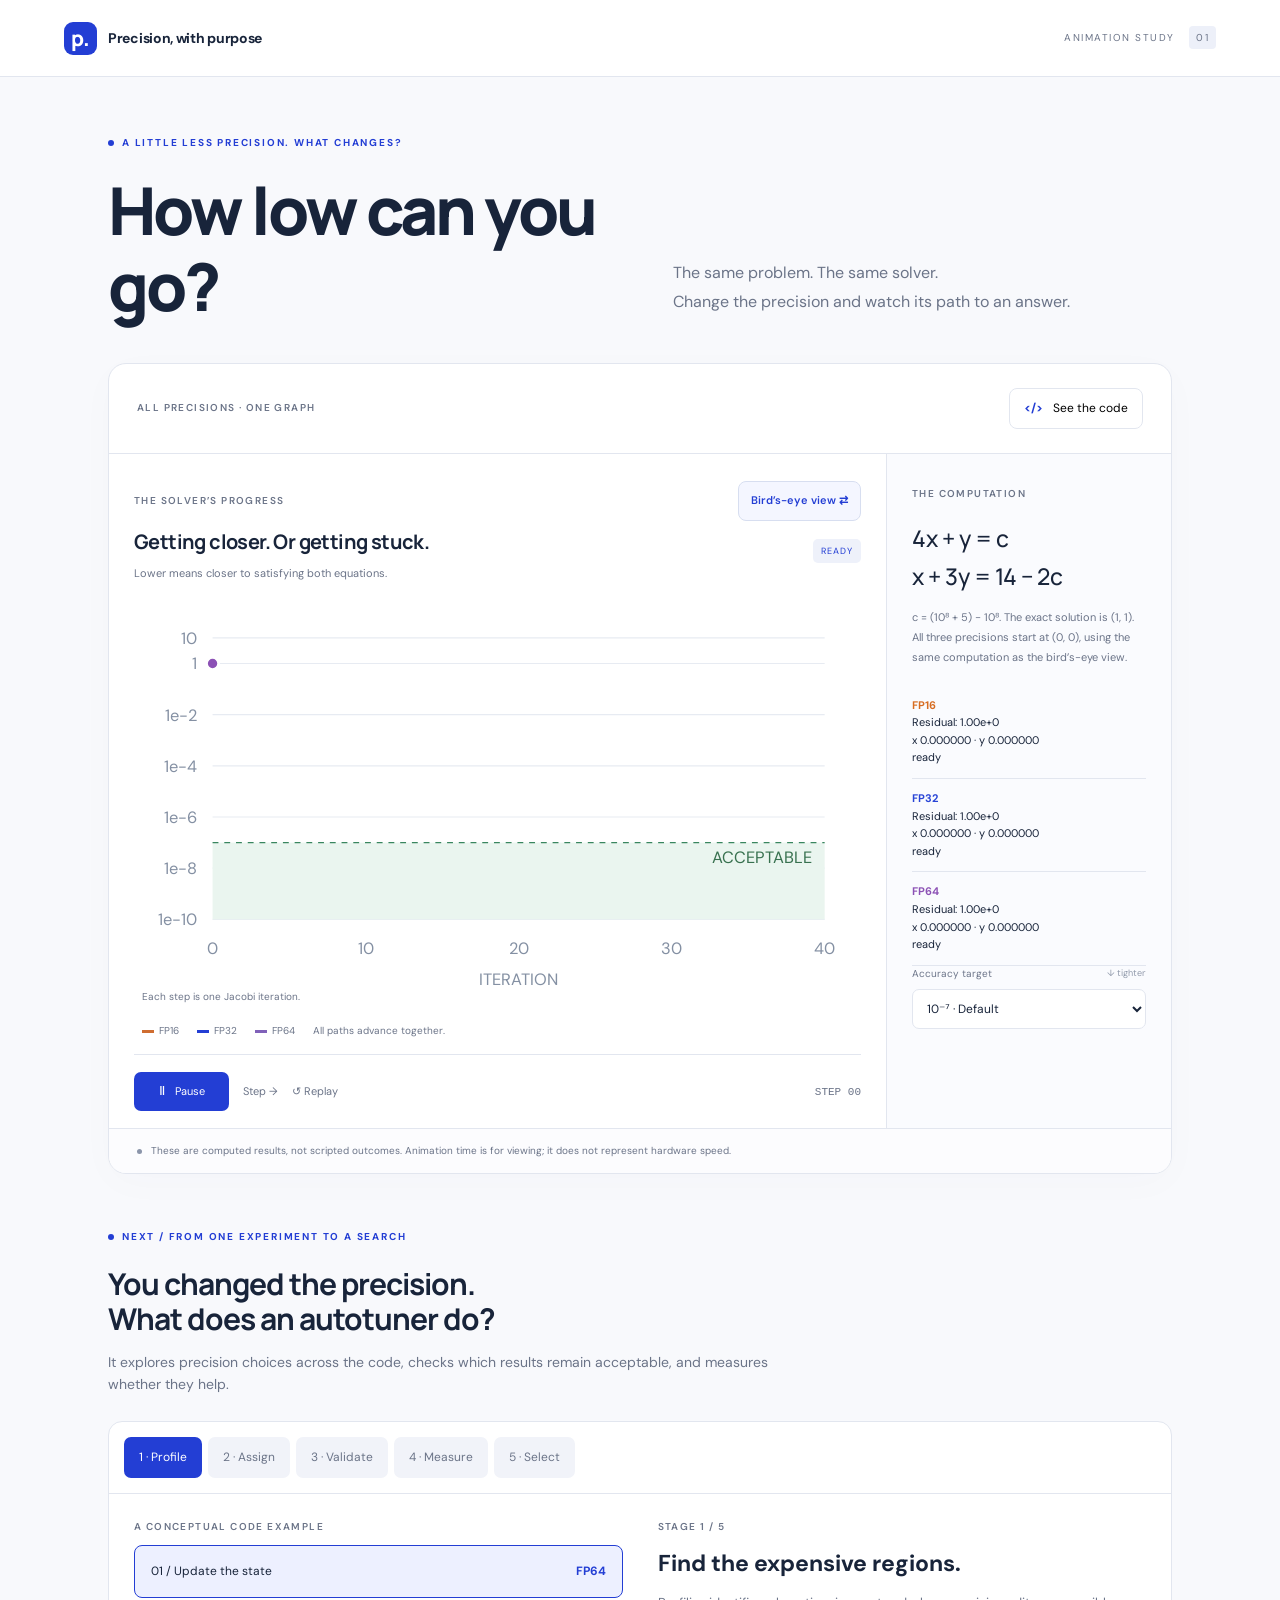
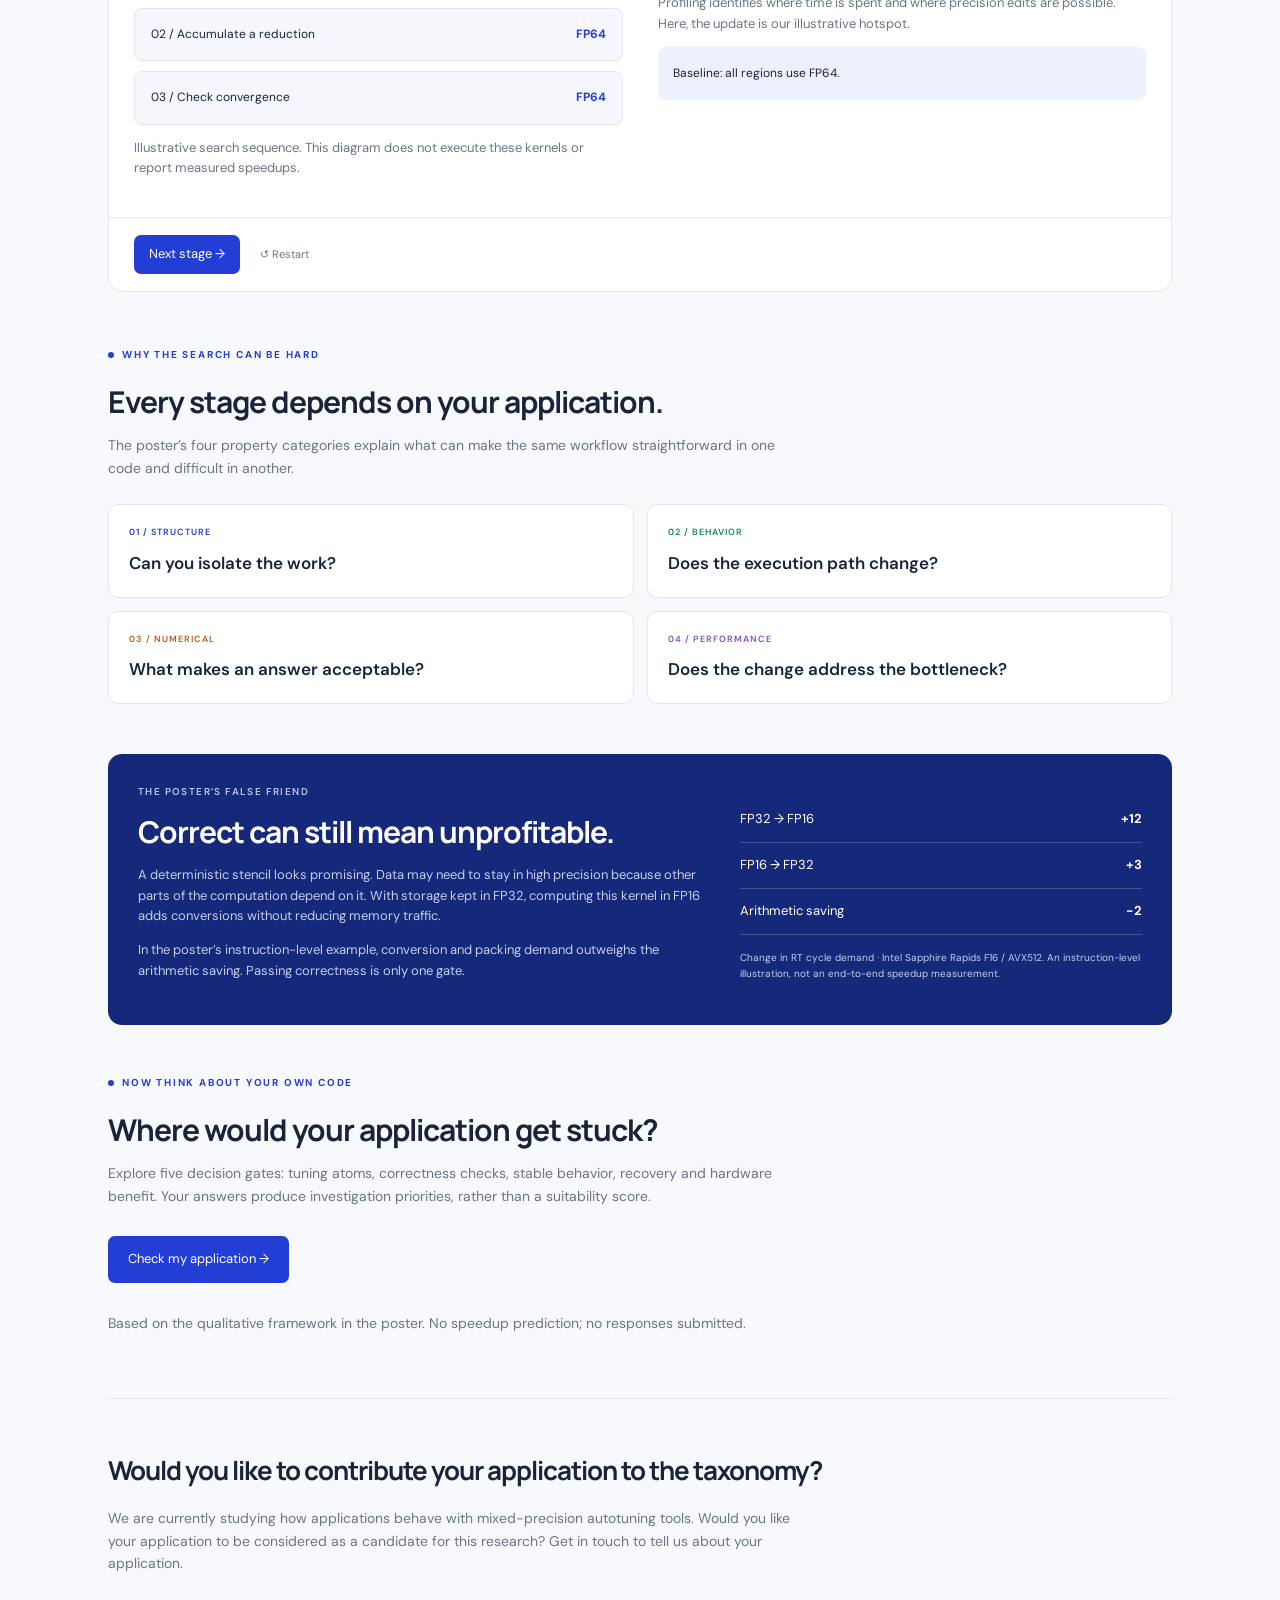
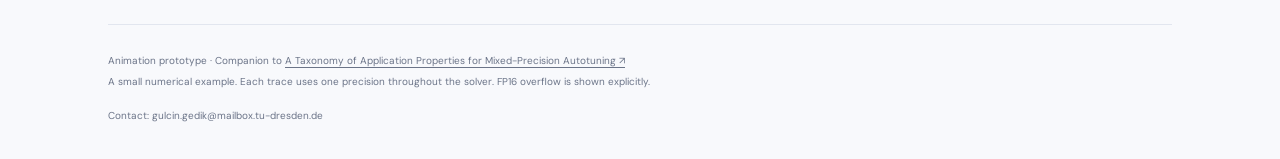
<file: index.html>
<!doctype html>
<html lang="en"><head><meta charset="utf-8"><meta name="viewport" content="width=device-width,initial-scale=1"><meta name="theme-color" content="#101fbd"><meta name="description" content="Change the precision of a real iterative computation and watch how its behavior changes."><title>How low can you go? · Precision playground</title><link rel="stylesheet" href="animation.css"><link rel="stylesheet" href="walkthrough.css"></head><body>
<header><a class="brand" href="./"><span class="mark">p.</span>Precision, with purpose</a><span class="prototype">ANIMATION STUDY <span>01</span></span></header>
<main>
<section class="intro"><div class="eyebrow"><span></span> A LITTLE LESS PRECISION. WHAT CHANGES?</div><h1>How low can <br>you <em>go?</em></h1><p>The same problem. The same solver.<br>Change the precision and watch its path to an answer.</p></section>
<section class="playground" aria-label="Interactive precision experiment">
<div class="toolbar"><span class="control-label">ALL PRECISIONS · ONE GRAPH</span><button class="code-button" id="open-code"><span aria-hidden="true">&lt;/&gt;</span> See the code</button></div>
<div class="lab"><div class="visual"><div class="plot-head"><div style="flex:1"><div class="view-heading"><span class="control-label">THE SOLVER’S PROGRESS</span><a class="view-switch" href="plane.html">Bird’s-eye view ⇄</a></div><h2>Getting closer. Or getting stuck.</h2></div><span class="live-badge" id="live-badge">READY</span></div><p class="chart-explainer">Lower means closer to satisfying both equations.</p>
<svg id="chart" viewBox="0 0 620 340" role="img" aria-labelledby="chart-title chart-desc"><title id="chart-title">Relative residual versus solver iteration</title><desc id="chart-desc">The line descends as the solver improves its answer. The shaded region marks the selected accuracy requirement.</desc><defs><linearGradient id="trace-fill" x1="0" y1="0" x2="0" y2="1"><stop offset="0" stop-color="#4059ef" stop-opacity=".14"/><stop offset="1" stop-color="#4059ef" stop-opacity="0"/></linearGradient></defs><g id="grid"></g><rect id="target-band" x="67" width="522" fill="#eaf5ef"></rect><line id="target-line" x1="67" x2="589" stroke="#39865f" stroke-dasharray="5 5"></line><text id="target-label" x="578" text-anchor="end" fill="#38714f" font-size="14"></text><g id="ghosts" hidden></g><path id="area" fill="url(#trace-fill)"></path><path id="trace" fill="none" stroke="#233ed4" stroke-width="3.5" stroke-linecap="round" stroke-linejoin="round"></path><circle id="halo" r="13" fill="#233ed4" opacity=".12"></circle><circle id="dot" r="6" fill="#233ed4" stroke="white" stroke-width="2.5"></circle><g id="axis-labels"></g></svg>
<div class="plot-bottom"><span>Each step is one Jacobi iteration.</span></div><div id="legend" class="legend"><span style="--key:#cf6d30">FP16</span><span style="--key:#233ed4">FP32</span><span style="--key:#8061b9">FP64</span><small>All paths advance together.</small></div>
<div class="transport"><div class="transport-buttons"><button id="play" class="play" aria-label="Pause animation">Ⅱ <span>Pause</span></button><button id="step" class="icon-button" aria-label="Advance one iteration">Step →</button><button id="replay" class="icon-button" aria-label="Replay from the start">↺ Replay</button></div><span id="iteration-counter">STEP 00</span></div>
</div>
<aside class="readout"><span class="control-label">THE COMPUTATION</span><div class="equations"><span>4x + y = c</span><span>x + 3y = 14 − 2c</span></div><p class="description">c = (10⁸ + 5) − 10⁸. The exact solution is (1, 1). All three precisions start at (0, 0), using the same computation as the bird’s-eye view.</p><div id="all-readouts" aria-live="off"></div><div class="target-control"><label for="tolerance">Accuracy target <span>↓ tighter</span></label><select id="tolerance"><option value="0.001">10⁻³ · Relaxed</option><option value="0.000001">10⁻⁶ · Standard</option><option value="0.0000001" selected>10⁻⁷ · Default</option><option value="0.000000001">10⁻⁹ · Strict</option></select></div></aside></div>
<div class="experiment-footer"><span class="note-dot"></span><p>These are computed results, not scripted outcomes. Animation time is for viewing; it does not represent hardware speed.</p></div>
</section>
<section class="journey" id="autotuner"><div class="eyebrow"><span></span> NEXT / FROM ONE EXPERIMENT TO A SEARCH</div><h2>You changed the precision.<br>What does an autotuner do?</h2><p class="journey-lead">It explores precision choices across the code, checks which results remain acceptable, and measures whether they help.</p><div class="tuner-box"><div class="tuner-stages" role="group" aria-label="Autotuning workflow"><button data-stage="0" aria-pressed="true">1 · Profile</button><button data-stage="1" aria-pressed="false">2 · Assign</button><button data-stage="2" aria-pressed="false">3 · Validate</button><button data-stage="3" aria-pressed="false">4 · Measure</button><button data-stage="4" aria-pressed="false">5 · Select</button></div><div class="tuner-body"><div><div class="control-label">A CONCEPTUAL CODE EXAMPLE</div><div class="kernel-block" id="block-0"><span>01 / Update the state</span><b id="precision-0">FP64</b></div><div class="kernel-block" id="block-1"><span>02 / Accumulate a reduction</span><b id="precision-1">FP64</b></div><div class="kernel-block" id="block-2"><span>03 / Check convergence</span><b id="precision-2">FP64</b></div><p class="plane-note">Illustrative search sequence. This diagram does not execute these kernels or report measured speedups.</p></div><div aria-live="polite"><div class="control-label" id="stage-count">STAGE 1 / 5</div><h3 id="stage-title">Find the expensive regions.</h3><p id="stage-description"></p><div id="candidate-result" class="candidate-result"></div></div></div><div class="tuner-actions"><button id="tuner-next" class="play">Next stage →</button><button id="tuner-reset" class="icon-button">↺ Restart</button></div></div></section>
<section class="journey" id="properties"><div class="eyebrow"><span></span> WHY THE SEARCH CAN BE HARD</div><h2>Every stage depends on your application.</h2><p class="journey-lead">The poster’s four property categories explain what can make the same workflow straightforward in one code and difficult in another.</p><div class="lens-grid"><details><summary><span>01 / STRUCTURE</span>Can you isolate the work?</summary><p>Kernels, loops and data structures define tuning atoms. Deep call chains and irregular data flow increase profiling and search costs. Choosing finer granularity can also add casts.</p><b>Workflow impact: profiling & search</b></details><details><summary><span>02 / BEHAVIOR</span>Does the execution path change?</summary><p>Precision can alter convergence, adaptive choices or run-to-run variability. A final-output check may need to be supplemented with trajectory checks, repeated runs or representative inputs.</p><b>Workflow impact: validation</b></details><details><summary><span>03 / NUMERICAL</span>What makes an answer acceptable?</summary><p>Residuals, invariants or domain-specific scores define the correctness oracle. Sensitivity and recovery mechanisms determine how conservatively the search must proceed.</p><b>Workflow impact: search-space reduction</b></details><details><summary><span>04 / PERFORMANCE</span>Does the change address the bottleneck?</summary><p>Low-precision arithmetic helps only when it addresses the actual bottleneck. Memory traffic, casts, compiler effects and recovery work can erase a potential gain.</p><b>Workflow impact: evaluation</b></details></div></section>
<section class="false-friend"><div><div class="control-label">THE POSTER’S FALSE FRIEND</div><h2>Correct can still mean unprofitable.</h2><p>A deterministic stencil looks promising. Data may need to stay in high precision because other parts of the computation depend on it. With storage kept in FP32, computing this kernel in FP16 adds conversions without reducing memory traffic.</p><p>In the poster’s instruction-level example, conversion and packing demand outweighs the arithmetic saving. Passing correctness is only one gate.</p></div><div class="cost-list"><div><span>FP32 → FP16</span><b>+12</b></div><div><span>FP16 → FP32</span><b>+3</b></div><div><span>Arithmetic saving</span><b>−2</b></div><small>Change in RT cycle demand · Intel Sapphire Rapids F16 / AVX512. An instruction-level illustration, not an end-to-end speedup measurement.</small></div></section>
<section class="application-next"><div class="eyebrow"><span></span> NOW THINK ABOUT YOUR OWN CODE</div><h2>Where would your application get stuck?</h2><p>Explore five decision gates: tuning atoms, correctness checks, stable behavior, recovery and hardware benefit. Your answers produce investigation priorities, rather than a suitability score.</p><a href="companion-draft.html#check" class="play" style="display:inline-block;text-decoration:none;padding:13px 20px">Check my application →</a><p class="plane-note">Based on the qualitative framework in the poster. No speedup prediction; no responses submitted.</p></section>
<script type="module" src="walkthrough.mjs"></script>
<section class="application-invitation" style="padding:35px 0;border-top:1px solid #e2e6ef"><h2 style="font-size:26px">Would you like to contribute your application to the taxonomy?</h2><p style="color:#6b7488;max-width:700px">We are currently studying how applications behave with mixed-precision autotuning tools. Would you like your application to be considered as a candidate for this research? Get in touch to tell us about your application.</p></section><footer><p>Animation prototype · Companion to <a href="https://doi.org/10.1145/3777911.3801102" target="_blank" rel="noopener">A Taxonomy of Application Properties for Mixed-Precision Autotuning ↗</a></p><p>A small numerical example. Each trace uses one precision throughout the solver. FP16 overflow is shown explicitly.</p><p style="margin-top:18px">Contact: <span style="user-select:all">gulcin.gedik@mailbox.tu-dresden.de</span></p></footer>
</main>
<dialog id="code-dialog" aria-labelledby="code-title"><div class="dialog-head"><div><span class="control-label">UNDER THE HOOD</span><h2 id="code-title">The code behind the curve.</h2></div><button id="close-code" aria-label="Close code popup">×</button></div><p>The animation uses this Jacobi solver. Both new values use the previous iteration’s values.</p><div class="code-meta"><span id="code-mode">FP32</span><span>JavaScript · Actual computation</span></div><pre><code id="code-source"></code></pre><details><summary>Rounding and validation</summary><p id="rounding-explanation"></p><p>After each iteration, the relative residual ‖b − Ax‖₂ / ‖b‖₂ is evaluated with JavaScript’s native FP64 arithmetic. This independent check prevents low-precision arithmetic from reporting a misleading zero residual. Starting values, updates, and intermediate subtraction and division are rounded in the selected precision.</p><p>A repeated state or two-cycle above the target is reported as stalled. Runs stop after convergence, stagnation, or 40 iterations. This example does not model hardware performance.</p><pre><code id="rounding-source"></code></pre></details><a class="source-link" href="solver.mjs" download>Download the complete numerical source ↓</a></dialog>
<script type="module" src="animation.mjs"></script></body></html>
</file>
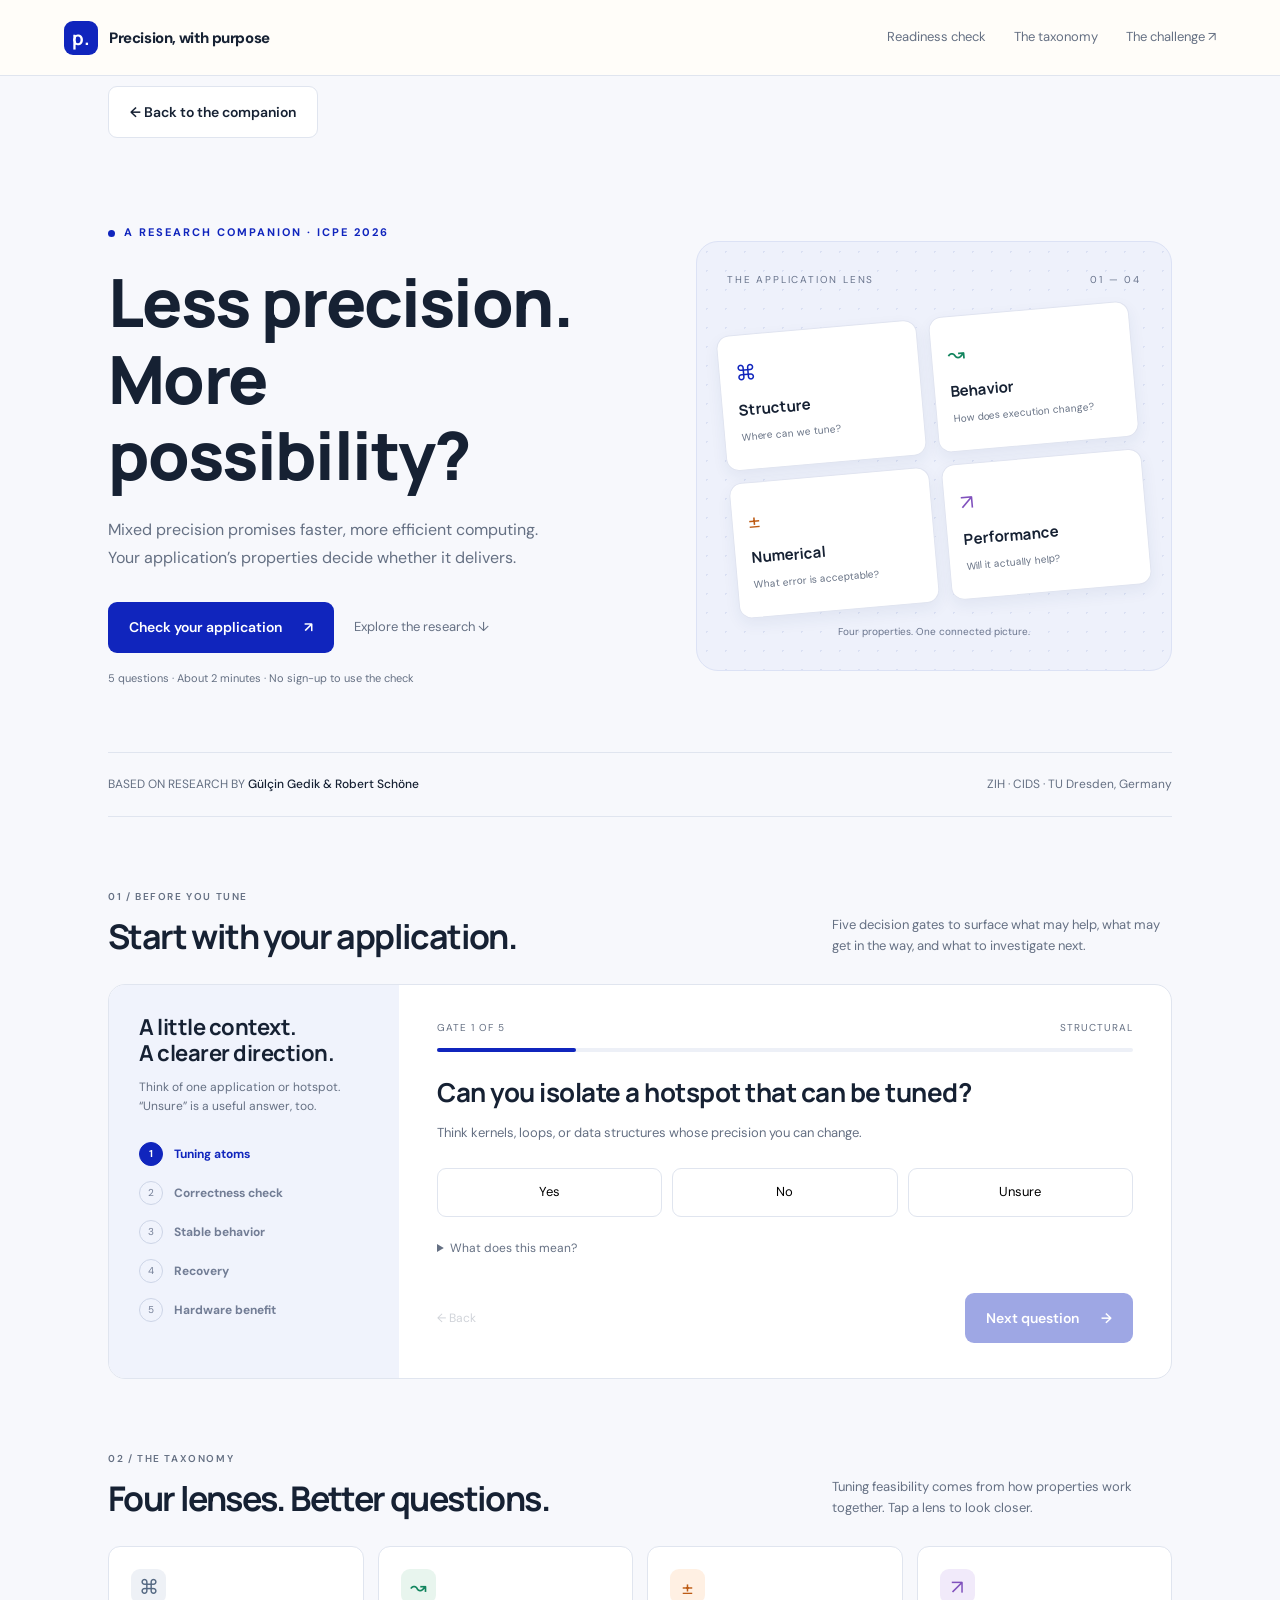
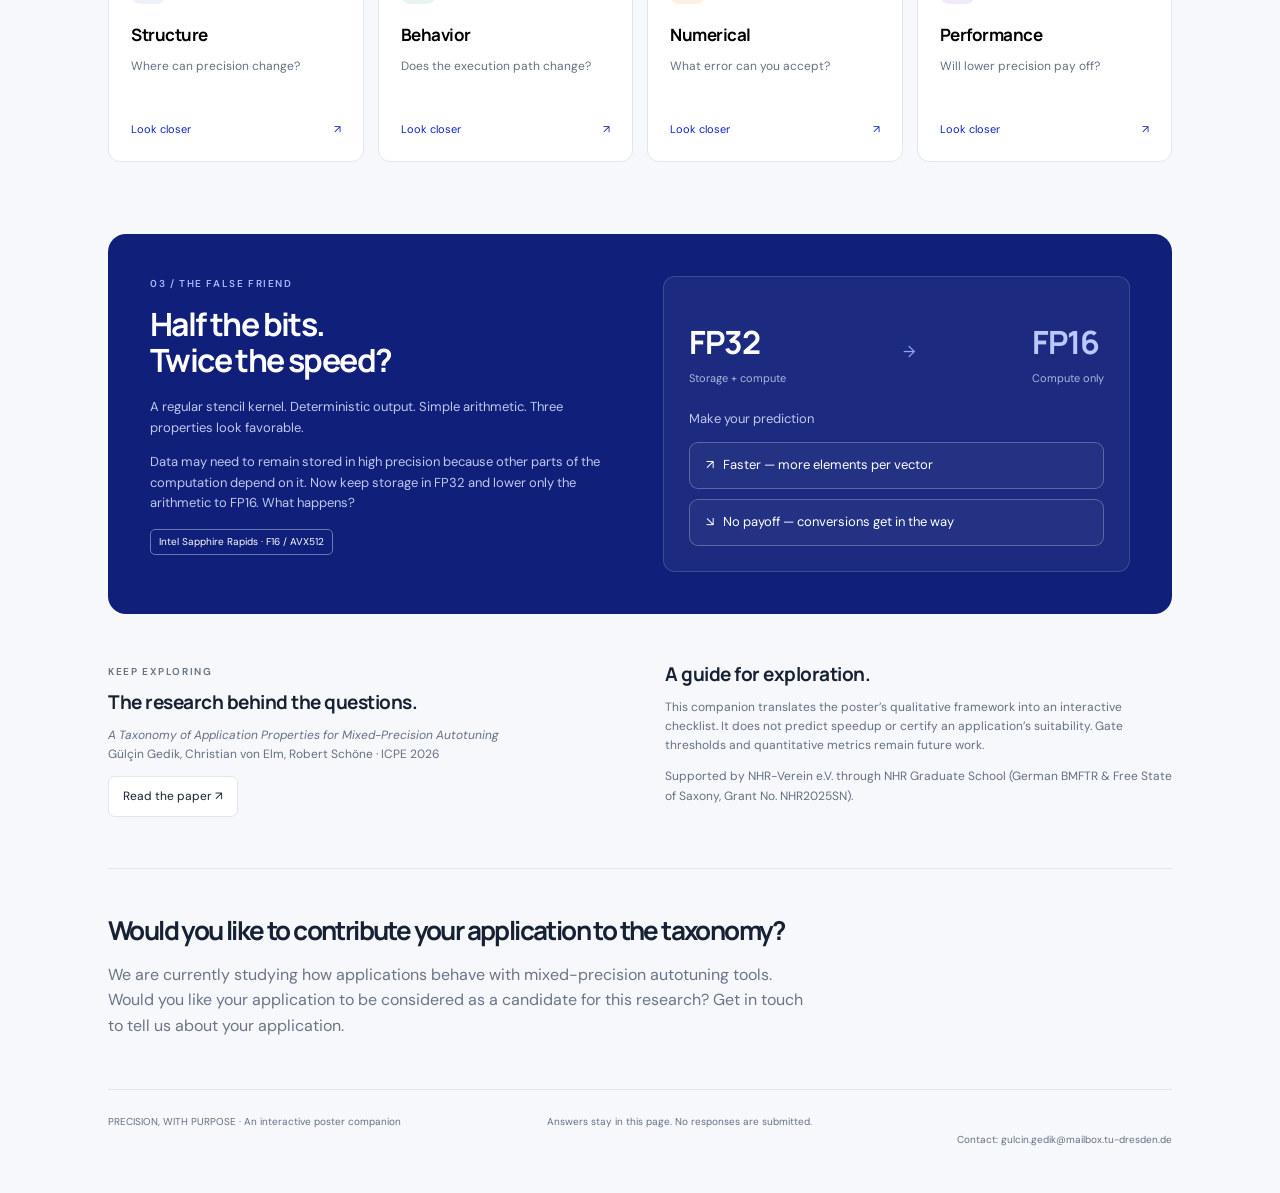
<file: companion-draft.html>
<!doctype html>
<html lang="en"><head><meta charset="utf-8"><meta name="viewport" content="width=device-width,initial-scale=1"><meta name="theme-color" content="#101fbd"><meta name="description" content="Explore what makes scientific applications ready for mixed-precision autotuning. A companion to the research by Gülçin Gedik and Robert Schöne."><title>Precision, with purpose — Mixed-precision explorer</title>
<style>
@import url('https://fonts.googleapis.com/css2?family=DM+Sans:wght@400;500;600;700&family=Manrope:wght@400;500;600;700;800&display=swap');
:root{--blue:#1025bd;--ink:#162133;--muted:#657083;--paper:#f7f8fc;--line:#e0e5ef;--green:#12855e;--orange:#bd5b14;--purple:#8051bd}*{box-sizing:border-box}html{scroll-behavior:smooth;scroll-padding-top:90px}body{margin:0;background:var(--paper);color:var(--ink);font-family:'DM Sans',sans-serif;line-height:1.6}button,a{-webkit-tap-highlight-color:transparent}button{font:inherit;cursor:pointer}a{color:inherit}button:focus-visible,a:focus-visible,summary:focus-visible{outline:3px solid #ec9b38;outline-offset:5px}header{height:76px;background:#fffdf9eF;border-bottom:1px solid var(--line);display:flex;align-items:center;justify-content:space-between;padding:0 max(5vw,20px);position:sticky;top:0;z-index:5;backdrop-filter:blur(12px)}.brand{display:flex;gap:11px;align-items:center;text-decoration:none;font-weight:800;font-size:15px;letter-spacing:-.4px}.mark{background:var(--blue);color:white;width:34px;height:34px;display:grid;place-items:center;font:700 19px 'Manrope',sans-serif;border-radius:9px}nav{display:flex;gap:28px}nav a{text-decoration:none;font-size:13px;color:var(--muted)}nav a:hover{color:var(--blue)}.container{max-width:1120px;margin:auto;padding:0 28px}.hero{padding:76px 0 65px;display:grid;grid-template-columns:1.1fr 1fr;gap:65px;align-items:center}.eyebrow{font-size:11px;letter-spacing:2px;font-weight:700;text-transform:uppercase;color:var(--blue);display:flex;gap:9px;align-items:center}.eyebrow:before{content:'';width:7px;height:7px;border-radius:50%;background:currentColor}h1,h2,h3{font-family:'Manrope',sans-serif;line-height:1.15;letter-spacing:-1.6px}h1{font-size:clamp(44px,5.2vw,67px);font-weight:800;margin:22px 0}h1 span{color:var(--blue)}.lead{color:var(--muted);max-width:460px;font-size:16px;line-height:1.8}.actions{display:flex;gap:20px;align-items:center;flex-wrap:wrap;margin:29px 0 17px}.primary,.secondary{border:0;border-radius:9px;padding:14px 21px;font-weight:600;font-size:14px;text-decoration:none;display:inline-flex;gap:22px;align-items:center;justify-content:center}.primary{background:var(--blue);color:white}.primary:hover{background:#0c1a92}.secondary{background:white;border:1px solid var(--line)}.textlink{font-size:13px;text-decoration:none;color:var(--muted)}.tiny{font-size:11px;color:var(--muted)}.art{position:relative;border:1px solid #dce2f5;background:#eef1fb;border-radius:22px;padding:30px;min-height:370px;overflow:hidden}.art:before{content:'';position:absolute;inset:0;background-image:radial-gradient(#cdd5ee 1px,transparent 1px);background-size:19px 19px;opacity:.6}.art-top,.art-bottom{position:relative;display:flex;justify-content:space-between;font-size:10px;letter-spacing:1.8px;color:#69748c}.orbit{position:relative;display:grid;grid-template-columns:1fr 1fr;gap:12px;margin:30px 0 22px;transform:rotate(-5deg)}.tile{background:white;border:1px solid #e0e4f0;border-radius:13px;padding:22px 16px;box-shadow:0 6px 15px #273e7610}.tile b{font-family:Manrope,sans-serif;font-size:15px;display:block;margin-top:7px}.tile span{font-size:10px;color:var(--muted)}.tile i{font-style:normal;font-size:21px;color:var(--blue)}.tile:nth-child(2) i{color:var(--green)}.tile:nth-child(3) i{color:var(--orange)}.tile:nth-child(4) i{color:var(--purple)}.art-bottom{letter-spacing:0;justify-content:center}.researchbar{display:flex;justify-content:space-between;gap:20px;padding:22px 0;border-top:1px solid var(--line);border-bottom:1px solid var(--line);font-size:12px;color:var(--muted)}.researchbar strong{color:var(--ink);font-weight:500}.section{padding:72px 0}.section-head{display:flex;justify-content:space-between;align-items:end;gap:25px;margin-bottom:28px}.section-head p{max-width:340px;font-size:13px;color:var(--muted);margin:0}h2{font-size:34px;margin:12px 0 0}h3{font-size:19px;letter-spacing:-.5px}.sectionnum{font-size:10px;letter-spacing:1.6px;color:var(--muted);font-weight:600}.checker{display:grid;grid-template-columns:290px 1fr;border:1px solid var(--line);border-radius:17px;background:white;overflow:hidden}.check-side{background:#f0f3fc;padding:30px}.check-side h3{font-size:22px;margin:0 0 12px}.check-side p{font-size:12px;color:var(--muted)}.gate-list{list-style:none;margin:26px 0 0;padding:0}.gate-list li{display:flex;gap:11px;align-items:center;font-size:12px;color:#727d95;margin:15px 0}.gate-list span{width:24px;height:24px;border-radius:50%;border:1px solid #cdd5e7;display:grid;place-items:center;font-size:10px}.gate-list .active{color:var(--blue);font-weight:700}.gate-list .active span{background:var(--blue);color:white;border-color:var(--blue)}.gate-list .done span{background:#dce8de;border-color:#dce8de;color:#307249}.question{padding:35px 38px;min-height:370px}.progress{display:flex;justify-content:space-between;font-size:10px;letter-spacing:1px;color:var(--muted)}.track{height:4px;background:#edf0f7;border-radius:5px;margin:12px 0 26px}.track div{height:100%;background:var(--blue);border-radius:5px;transition:width .3s}.question h3{font-size:26px;max-width:550px;margin:15px 0}.question p{font-size:13px;color:var(--muted)}.choices{display:flex;gap:10px;margin:24px 0 16px}.choice{background:white;border:1px solid var(--line);border-radius:9px;flex:1;padding:13px 8px;font-size:13px}.choice:hover,.choice.selected{background:#edf0ff;border-color:var(--blue);color:var(--blue)}details{font-size:12px;color:var(--muted)}summary{cursor:pointer;min-height:35px;padding:6px 0}details p{margin:5px 0 15px}.q-footer{display:flex;justify-content:space-between;align-items:center;margin-top:25px}.back{background:transparent;border:0;color:var(--muted);padding:10px 0;font-size:12px}.back:disabled{opacity:.3;cursor:default}.primary:disabled{opacity:.4;cursor:default}.properties{display:grid;grid-template-columns:repeat(4,1fr);gap:14px}.property{background:white;border:1px solid var(--line);border-radius:12px;padding:22px;text-align:left;transition:transform .2s}.property:hover{transform:translateY(-4px)}.property .icon{display:grid;place-items:center;width:35px;height:35px;border-radius:9px;background:#eef1f6;font-size:20px;color:#546882}.property:nth-child(2) .icon{background:#e8f5ee;color:var(--green)}.property:nth-child(3) .icon{background:#fff0e3;color:var(--orange)}.property:nth-child(4) .icon{background:#f1eafa;color:var(--purple)}.property h3{margin:21px 0 9px;font-size:17px}.property p{font-size:12px;color:var(--muted);min-height:40px}.property .more{display:flex;justify-content:space-between;font-size:11px;color:var(--blue);margin-top:24px}.property[aria-expanded=true]{border-color:var(--blue);box-shadow:0 0 0 1px var(--blue)}.property-detail{background:#eef1fb;border-radius:12px;padding:24px;margin-top:16px;font-size:14px}.property-detail h3{margin-top:0}.property-detail p{max-width:800px}.challenge{background:#101f79;color:white;border-radius:18px;display:grid;grid-template-columns:1fr 1fr;gap:45px;padding:42px;position:relative;overflow:hidden}.challenge .sectionnum{color:#a8b8ff}.challenge h2{font-size:32px;margin:14px 0 18px}.challenge p{font-size:13px;color:#bec8ed}.challenge .tag{font-size:10px;border:1px solid #6978b1;border-radius:5px;padding:4px 8px;display:inline-block}.experiment{background:#ffffff0d;border:1px solid #ffffff26;border-radius:12px;padding:25px;align-self:center}.precision{display:flex;align-items:center;justify-content:space-between;padding:18px 0 24px}.precision b{font:700 32px Manrope,sans-serif;letter-spacing:-1px}.precision small{display:block;font:11px 'DM Sans',sans-serif;color:#a8b8df;margin-top:7px}.experiment .choices{margin:0;flex-direction:column}.experiment .choice{background:#ffffff0a;color:white;border-color:#ffffff40;text-align:left;padding:12px 16px}.experiment .choice:hover{background:#ffffff20}.experiment .choice.selected{border-color:#aebdff;background:#ffffff20}.reveal{border-top:1px solid #ffffff30;margin-top:20px;padding-top:16px}.reveal h3{font-size:18px;letter-spacing:-.3px}.bars{margin:20px 0}.barrow{display:grid;grid-template-columns:90px 1fr 35px;gap:10px;font-size:11px;margin:12px 0;align-items:center}.bar{height:9px;background:#ffffff12;border-radius:3px}.bar i{height:100%;display:block;background:#f4b55c;border-radius:3px}.barrow:last-child i{background:#7ee0b9}.reveal a{color:white}.source{padding:50px 0;display:grid;grid-template-columns:1fr 1fr;gap:50px}.source h3{margin:0 0 12px}.source p{font-size:12px;color:var(--muted)}.source-links{display:flex;flex-wrap:wrap;gap:12px}.source-links a{font-size:12px;background:white;border:1px solid var(--line);padding:10px 14px;border-radius:7px;text-decoration:none}footer{border-top:1px solid var(--line);display:flex;justify-content:space-between;gap:20px;padding:24px 0 35px;font-size:10px;color:var(--muted)}.result-row{padding:15px 0;border-bottom:1px solid var(--line);font-size:12px}.result-row strong{display:flex;justify-content:space-between;gap:15px;font-size:13px}.result-row p{margin:7px 0 0}.pill{border-radius:5px;padding:2px 7px;background:#fff0de;color:#8d501a;font-size:10px;font-weight:500;white-space:nowrap}.pill.good{background:#e5f3ec;color:#246b4e}.result-top{font-size:11px;color:var(--blue);font-weight:700;letter-spacing:1px}.result-actions{display:flex;flex-wrap:wrap;gap:10px;margin-top:23px}.copy-status{font-size:11px;color:var(--green)}[hidden]{display:none!important}@media(min-width:900px){.hero h1{max-width:560px}}@media(prefers-reduced-motion:reduce){html{scroll-behavior:auto}*{transition:none!important}}@media(max-width:760px){header{height:65px}.brand{font-size:13px}nav{gap:16px}nav a{font-size:11px}nav a:last-child{display:none}.container{padding:0 20px}.hero{grid-template-columns:1fr;gap:30px;padding:42px 0 35px}h1{font-size:46px;letter-spacing:-2px}.lead{font-size:14px}.art{min-height:unset;padding:20px}.orbit{margin:20px 0;gap:9px}.tile{padding:13px 16px}.tile b{font-size:13px}.tile i{font-size:18px}.researchbar{font-size:10px;flex-direction:column;gap:7px}.section{padding:45px 0}.section-head{display:block}.section-head p{margin-top:15px;max-width:100%}h2{font-size:28px}.checker{grid-template-columns:1fr}.check-side{padding:20px}.check-side h3{font-size:18px;margin-bottom:5px}.check-side p{margin:0}.gate-list{display:flex;justify-content:space-between;margin:17px 0 0}.gate-list li{margin:0}.gate-list li b{display:none}.gate-list span{width:27px;height:27px}.question{padding:25px 20px;min-height:360px}.question h3{font-size:23px}.choices{gap:7px}.properties{grid-template-columns:1fr 1fr;gap:10px}.property{padding:17px}.property h3{font-size:16px;margin-top:14px}.property p{font-size:11px}.property .more{margin-top:18px}.challenge{grid-template-columns:1fr;padding:25px;gap:23px}.challenge h2{font-size:29px}.experiment{padding:20px}.source{grid-template-columns:1fr;gap:25px;padding:36px 0}footer{flex-direction:column;gap:8px}.hero .tiny{font-size:10px}}@media(max-width:360px){h1{font-size:40px}.container{padding:0 16px}nav{gap:10px}.brand{font-size:12px}}
</style></head><body>
<header><a class="brand" href="#"><span class="mark">p.</span>Precision, with purpose</a><nav aria-label="Main navigation"><a href="#check">Readiness check</a><a href="#explore">The taxonomy</a><a href="#challenge">The challenge ↗</a></nav></header>
<main class="container"><div style="position:sticky;top:76px;z-index:4;padding:10px 0;background:#f7f8fc"><a id="back-to-companion" href="index.html#autotuner" class="secondary" style="min-height:44px">← Back to the companion</a></div><section class="hero"><div><div class="eyebrow">A research companion · ICPE 2026</div><h1>Less precision.<br>More possibility<span style="color:var(--ink)">?</span></h1><p class="lead">Mixed precision promises faster, more efficient computing. Your application’s properties decide whether it delivers.</p><div class="actions"><a class="primary" href="#check">Check your application <span>↗</span></a><a class="textlink" href="#explore">Explore the research ↓</a></div><div class="tiny">5 questions · About 2 minutes · No sign-up to use the check</div></div><div class="art" aria-label="Four connected application properties: structure, behavior, numerical, performance"><div class="art-top"><span>THE APPLICATION LENS</span><span>01 — 04</span></div><div class="orbit"><div class="tile"><i>⌘</i><b>Structure</b><span>Where can we tune?</span></div><div class="tile"><i>↝</i><b>Behavior</b><span>How does execution change?</span></div><div class="tile"><i>±</i><b>Numerical</b><span>What error is acceptable?</span></div><div class="tile"><i>↗</i><b>Performance</b><span>Will it actually help?</span></div></div><div class="art-bottom">Four properties. One connected picture.</div></div></section>
<div class="researchbar"><span>BASED ON RESEARCH BY <strong>Gülçin Gedik & Robert Schöne</strong></span><span>ZIH · CIDS · TU Dresden, Germany</span></div>
<section id="check" class="section"><div class="section-head"><div><div class="sectionnum">01 / BEFORE YOU TUNE</div><h2>Start with your application.</h2></div><p>Five decision gates to surface what may help, what may get in the way, and what to investigate next.</p></div><div class="checker"><aside class="check-side"><h3>A little context.<br>A clearer direction.</h3><p>Think of one application or hotspot. “Unsure” is a useful answer, too.</p><ol class="gate-list" id="gate-list"></ol></aside><div class="question" id="question" aria-live="polite"></div></div></section>
<section id="explore" class="section" style="padding-top:0"><div class="section-head"><div><div class="sectionnum">02 / THE TAXONOMY</div><h2>Four lenses. Better questions.</h2></div><p>Tuning feasibility comes from how properties work together. Tap a lens to look closer.</p></div><div class="properties" id="properties"></div><div class="property-detail" id="property-detail" hidden aria-live="polite"></div></section>
<section id="challenge" class="challenge"><div><div class="sectionnum">03 / THE FALSE FRIEND</div><h2>Half the bits.<br>Twice the speed?</h2><p>A regular stencil kernel. Deterministic output. Simple arithmetic. Three properties look favorable.</p><p>Data may need to remain stored in high precision because other parts of the computation depend on it. Now keep storage in FP32 and lower only the arithmetic to FP16. What happens?</p><span class="tag">Intel Sapphire Rapids · F16 / AVX512</span></div><div class="experiment"><div class="precision"><div><b>FP32</b><small>Storage + compute</small></div><span style="color:#91a6ec">→</span><div><b style="color:#b9c8ff">FP16</b><small>Compute only</small></div></div><p style="margin-top:0">Make your prediction</p><div class="choices" id="predictions"><button class="choice" data-guess="faster">↗ &nbsp; Faster — more elements per vector</button><button class="choice" data-guess="slower">↘ &nbsp; No payoff — conversions get in the way</button></div><div class="reveal" id="reveal" hidden aria-live="polite"><h3 id="reveal-title"></h3><p>In the poster’s instruction-level example, conversion and packing costs outweigh the arithmetic saving.</p><div class="bars"><div class="barrow"><span>FP32 → FP16</span><span class="bar"><i style="width:80%"></i></span><span>+12</span></div><div class="barrow"><span>FP16 → FP32</span><span class="bar"><i style="width:20%"></i></span><span>+3</span></div><div class="barrow"><span>Arithmetic</span><span class="bar"><i style="width:13.3%"></i></span><span>−2</span></div></div><p class="tiny">Change in RT cycle demand shown in the poster; this is an instruction-level illustration, not a measured end-to-end speedup.</p><details><summary style="color:white">Why does this happen?</summary><p>Storage stays FP32, so memory traffic is not reduced. Loading FP32 values, converting and packing them into FP16, then converting the result back adds work. Processing 32 FP16 elements per ZMM does not guarantee a useful gain.</p><p>The example counts 15 conversion/pack operations per 32 outputs, versus only 2 cycles saved in arithmetic. Operations and cycles are different units; the bars above use the poster’s cycle-demand figures.</p></details></div></div></section>
<section class="source"><div><div class="sectionnum">KEEP EXPLORING</div><h3 style="margin-top:12px">The research behind the questions.</h3><p><em>A Taxonomy of Application Properties for Mixed-Precision Autotuning</em><br>Gülçin Gedik, Christian von Elm, Robert Schöne · ICPE 2026</p><div class="source-links"><a href="https://doi.org/10.1145/3777911.3801102" target="_blank" rel="noopener">Read the paper ↗</a></div></div><div><h3>A guide for exploration.</h3><p>This companion translates the poster’s qualitative framework into an interactive checklist. It does not predict speedup or certify an application’s suitability. Gate thresholds and quantitative metrics remain future work.</p><p>Supported by NHR-Verein e.V. through NHR Graduate School (German BMFTR & Free State of Saxony, Grant No. NHR2025SN).</p></div></section>
</main><div class="container"><section class="application-invitation" style="padding:35px 0;border-top:1px solid #e2e6ef"><h2 style="font-size:26px">Would you like to contribute your application to the taxonomy?</h2><p style="color:#6b7488;max-width:700px">We are currently studying how applications behave with mixed-precision autotuning tools. Would you like your application to be considered as a candidate for this research? Get in touch to tell us about your application.</p></section><footer><span>PRECISION, WITH PURPOSE · An interactive poster companion</span><span>Answers stay in this page. No responses are submitted.</span><p style="margin-top:18px">Contact: <span style="user-select:all">gulcin.gedik@mailbox.tu-dresden.de</span></p></footer></div>
<script>
try { const previous = new URL(document.referrer); if (previous.origin === location.origin && /\/(index|plane)\.html$/.test(previous.pathname)) document.getElementById("back-to-companion").href = previous.pathname + "#autotuner"; } catch {}

const gates=[
{label:'Tuning atoms',cat:'STRUCTURAL',q:'Can you isolate a hotspot that can be tuned?',desc:'Think kernels, loops, or data structures whose precision you can change.',help:'Deep call chains, irregular access, and communication boundaries can make tuning atoms difficult to isolate. Granularity also controls search-space size and conversion density.',yes:'A localizable hotspot gives profiling and precision edits a clearer starting point. Next, map its data flow and conversion boundaries.',no:'Map the call structure and data flow first. Identify precision-editable kernels or consider coarser tuning groups.',unsure:'Profile representative workloads to locate hotspots, then inspect whether their precision can be edited independently.'},
{label:'Correctness check',cat:'NUMERICAL',q:'Can you tell whether a tuned result is acceptable?',desc:'You need an affordable correctness check tied to the application’s goals.',help:'An oracle might use significant variables, residuals, invariants, or domain scores. Choose tolerances based on scientific requirements, rather than relying on output similarity alone.',yes:'You have a validation starting point. Confirm the metric and tolerance catch failures that matter for your application.',no:'Define an affordable validation oracle before exploring precision changes. Consider residuals, invariants, or domain-specific scores.',unsure:'Identify the outputs or invariants that matter and establish an acceptable error tolerance with domain expertise.'},
{label:'Stable behavior',cat:'BEHAVIORAL',q:'Is execution stable enough to validate reliably?',desc:'Consider changes across runs, inputs, and convergence trajectories.',help:'Fixed iteration counts can simplify validation. Adaptive logic, convergence-based stopping, or non-determinism can require trajectory checks, repeated runs, and multiple inputs.',yes:'Stable behavior may simplify comparisons. Still check representative inputs and monitor any precision-dependent control flow.',no:'Plan repeated runs and representative inputs. Track trajectories, stalls, false convergence, and fallback frequency where relevant.',unsure:'Compare repeated baseline runs across representative inputs to characterize variability before judging tuned results.'},
{label:'Recovery',cat:'NUMERICAL',q:'Can the application recover when precision is too low?',desc:'For example, through a robust higher-precision correction or fallback.',help:'Recovery enables safer exploration. Error accumulation, ill-conditioning, or strict constraints can require conservative pruning. A fallback must itself be checked for reliability and cost.',yes:'A recovery path can support safer exploration. Validate its reliability and include correction or fallback costs in evaluation.',no:'Use conservative precision changes and pruning. Investigate whether an algorithmic correction or reliable fallback is possible.',unsure:'Test how numerical error accumulates and whether a higher-precision fallback or correction can reliably restore correctness.'},
{label:'Hardware benefit',cat:'PERFORMANCE',q:'Is there a plausible hardware benefit after conversion costs?',desc:'Consider the bottleneck, precision support, and where data is stored.',help:'Compute-bound regions may benefit from low-precision units. Memory- or communication-bound regions depend on reduced data movement. Casts, compiler effects, and portability can erase gains.',yes:'Benchmark on the target hardware. Include conversions, compiler effects, data movement, and any recovery overhead.',no:'Revisit the bottleneck and storage precision before tuning arithmetic. Conversion costs may outweigh potential savings.',unsure:'Measure the bottleneck and hardware precision support, then estimate conversion and data-movement costs.'}
];
const lenses=[{name:'Structure',icon:'⌘',short:'Where can precision change?',body:'Code organization, data flow, and parallel boundaries define the tuning atoms. Irregular access and deep calls increase analysis cost; fine granularity can enlarge the search space and increase casts.',impact:'Profiling & search',example:'In the poster’s unstructured FE Krylov stress case, the deep, data-dependent call structure makes tuning atoms hard to isolate.'},{name:'Behavior',icon:'↝',short:'Does the execution path change?',body:'Runtime progression, control flow, and variability shape validation. Fixed iterations may allow final-output checks; adaptive or convergence-based execution may need trajectory monitoring and repeated runs.',impact:'Validation',example:'The Krylov stress case combines convergence-based execution with run-to-run variance, making reliable comparison harder.'},{name:'Numerical',icon:'±',short:'What error can you accept?',body:'Sensitivity, correctness criteria, and recovery shape safe exploration. Residuals, invariants, significant variables, or domain scores can define the oracle. Ill-conditioning and strict constraints favor conservative pruning.',impact:'Search-space reduction',example:'The Krylov example has residual-based verification, but error accumulates across iterations. Having an oracle alone does not make tuning easy.'},{name:'Performance',icon:'↗',short:'Will lower precision pay off?',body:'Hardware support, bottlenecks, and conversion costs determine the payoff. Compute throughput helps only when it addresses the actual bottleneck; reduced storage may matter more when data movement dominates.',impact:'Evaluation',example:'The stencil looks favorable under three lenses, yet FP16 arithmetic with FP32 storage adds conversion costs without reducing memory traffic.'}];
let step=0,answers=Array(5).fill(null),finished=false;
const el=document.getElementById('question');
function render(){document.getElementById('gate-list').innerHTML=gates.map((g,i)=>`<li class="${finished?'done':i===step?'active':answers[i]?'done':''}"><span>${answers[i]?'✓':i+1}</span><b>${g.label}</b></li>`).join('');if(finished){renderResult();return}const g=gates[step];el.innerHTML=`<div class="progress"><span>GATE ${step+1} OF 5</span><span>${g.cat}</span></div><div class="track"><div style="width:${(step+1)*20}%"></div></div><h3 tabindex="-1" id="q-title">${g.q}</h3><p>${g.desc}</p><div class="choices" role="group" aria-label="Your answer">${[['yes','Yes'],['no','No'],['unsure','Unsure']].map(([v,t])=>`<button class="choice ${answers[step]===v?'selected':''}" data-answer="${v}" aria-pressed="${answers[step]===v}">${t}</button>`).join('')}</div><details><summary>What does this mean?</summary><p>${g.help}</p></details><div class="q-footer"><button class="back" id="back" ${step===0?'disabled':''}>← Back</button><button class="primary" id="next" ${!answers[step]?'disabled':''}>${step===4?'See my summary':'Next question'} <span>→</span></button></div>`;el.querySelectorAll('[data-answer]').forEach(b=>b.onclick=()=>{answers[step]=b.dataset.answer;el.querySelectorAll('[data-answer]').forEach(x=>{x.classList.toggle('selected',x===b);x.setAttribute('aria-pressed',x===b)});el.querySelector('#next').disabled=false});el.querySelector('#back').onclick=()=>{step--;render();focusQuestion()};el.querySelector('#next').onclick=()=>{if(!answers[step])return;if(step===4)finished=true;else step++;render();focusQuestion()}}
function focusQuestion(){el.querySelector('h3')?.focus({preventScroll:true})}
function renderResult(){const needs=answers.filter(a=>a!=='yes').length;el.innerHTML=`<div class="result-top">YOUR APPLICATION / NEXT STEPS</div><h3 tabindex="-1">${needs===0?'A promising starting point.':'Here’s where to look closer.'}</h3><p>${needs===0?'All five gates look favorable based on your answers. Their interactions still need validation on your workload and hardware.':'These are investigation priorities based on your answers. Read the gates together: one obstacle can outweigh several favorable properties.'}</p>${gates.map((g,i)=>`<div class="result-row"><strong>${g.label}<span class="pill ${answers[i]==='yes'?'good':''}">${answers[i]==='yes'?'Favorable':answers[i]==='no'?'Needs attention':'Investigate'}</span></strong><p>${g[answers[i]]}</p></div>`).join('')}<p class="tiny">Qualitative guidance from the poster, not a validated score or a speedup prediction.</p><div class="result-actions"><button class="secondary" id="edit">← Review answers</button><button class="primary" id="save">Download summary ↓</button><button class="back" id="reset">Start over</button></div>`;el.querySelector('#edit').onclick=()=>{finished=false;step=0;render();focusQuestion()};el.querySelector('#reset').onclick=()=>{finished=false;step=0;answers.fill(null);render();focusQuestion()};el.querySelector('#save').onclick=()=>{const txt='MIXED-PRECISION READINESS CHECK\nQualitative guidance — not a score or speedup prediction.\n\n'+gates.map((g,i)=>`${i+1}. ${g.label}: ${answers[i]}\n${g[answers[i]]}`).join('\n\n')+'\n\nBased on A Taxonomy of Application Properties for Mixed-Precision Autotuning\nDOI: 10.1145/3777911.3801102';const url=URL.createObjectURL(new Blob([txt],{type:'text/plain'}));const a=document.createElement('a');a.href=url;a.download='precision-readiness-summary.txt';a.click();setTimeout(()=>URL.revokeObjectURL(url),1000)}}
render();
document.getElementById('properties').innerHTML=lenses.map((l,i)=>`<button class="property" data-lens="${i}" aria-expanded="false" aria-controls="property-detail"><span class="icon">${l.icon}</span><h3>${l.name}</h3><p>${l.short}</p><span class="more">Look closer <span>↗</span></span></button>`).join('');
document.querySelectorAll('[data-lens]').forEach(b=>b.onclick=()=>{const was=b.getAttribute('aria-expanded')==='true';document.querySelectorAll('[data-lens]').forEach(x=>x.setAttribute('aria-expanded','false'));const panel=document.getElementById('property-detail');panel.hidden=was;if(!was){b.setAttribute('aria-expanded','true');const l=lenses[+b.dataset.lens];panel.innerHTML=`<h3>${l.name}</h3><p>${l.body}</p><p><strong>Primary workflow impact:</strong> ${l.impact}</p><p><strong>From the poster:</strong> ${l.example}</p>`}});
document.querySelectorAll('[data-guess]').forEach(b=>b.onclick=()=>{document.querySelectorAll('[data-guess]').forEach(x=>{x.classList.toggle('selected',x===b);x.setAttribute('aria-pressed',x===b)});document.getElementById('reveal').hidden=false;document.getElementById('reveal-title').textContent=b.dataset.guess==='slower'?'Exactly. Conversions erase the gain.':'A tempting prediction. Here’s the catch.'});
</script></body></html>
</file>
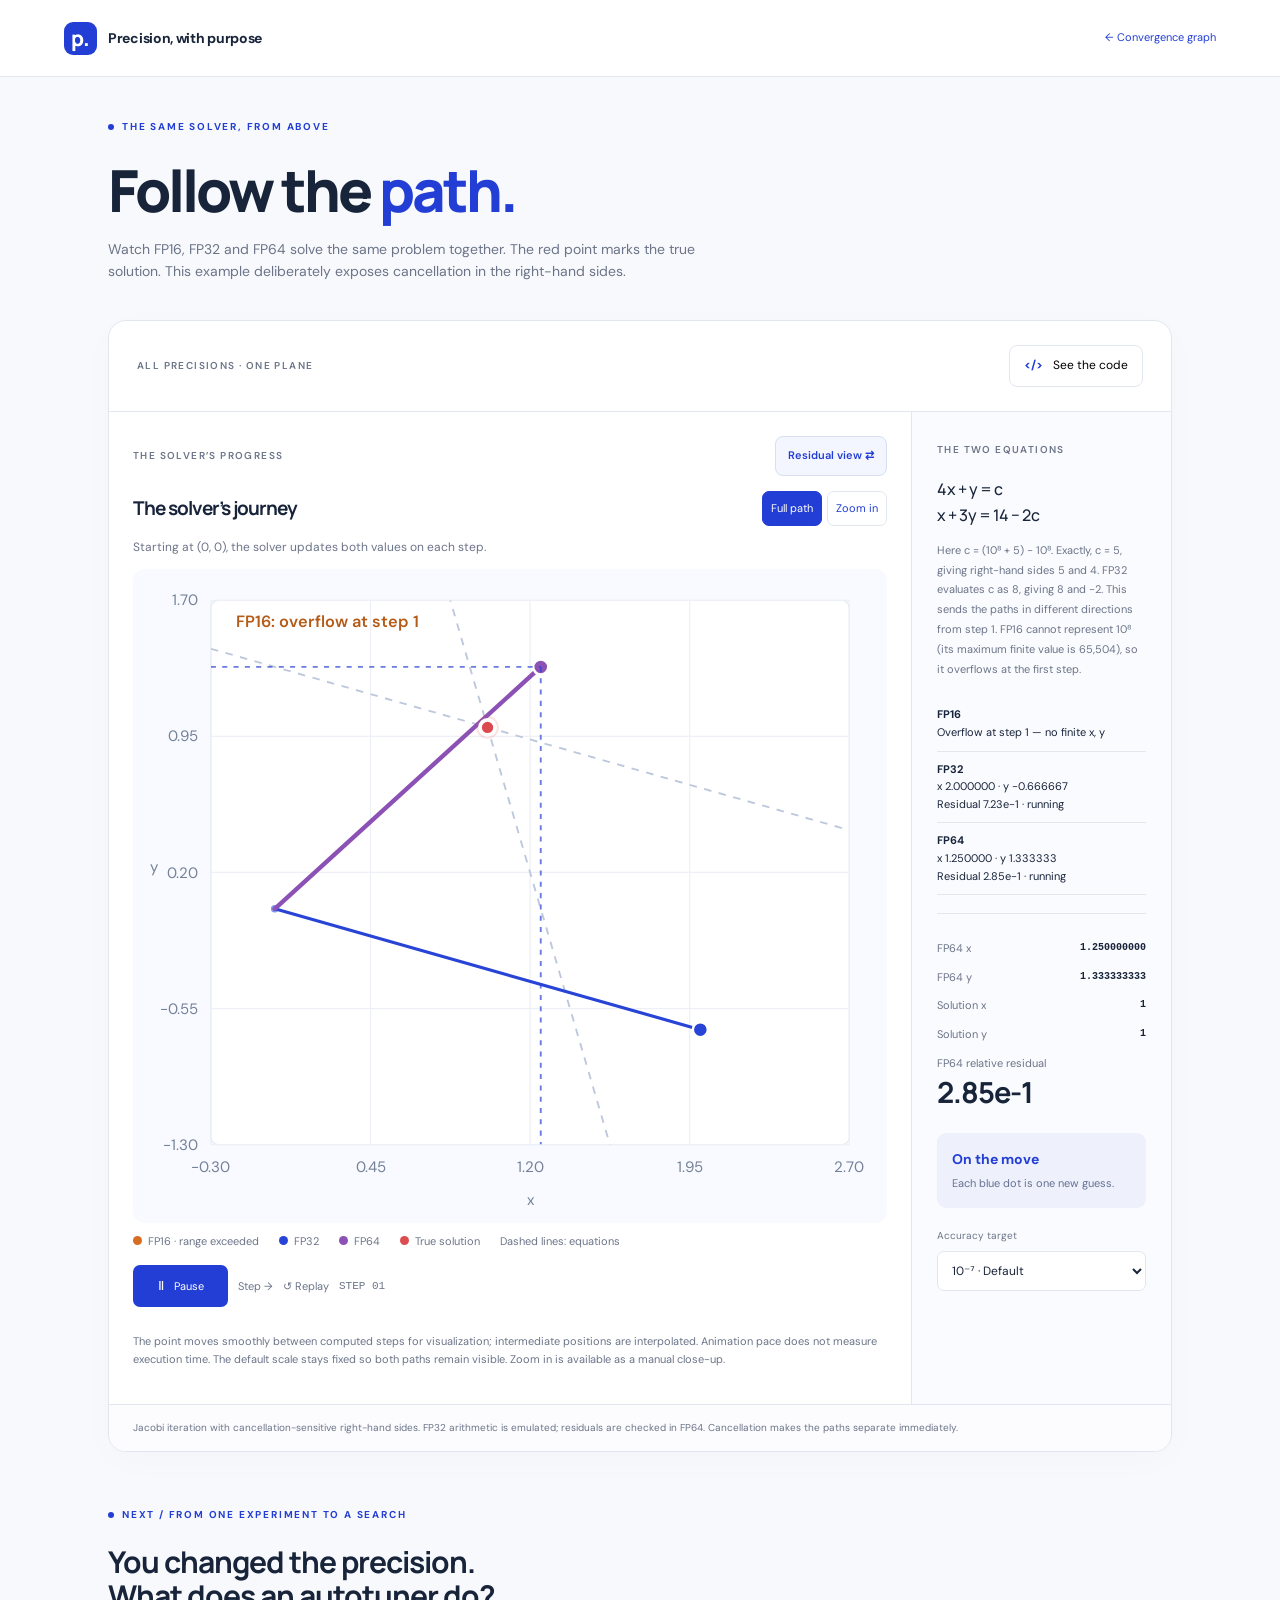
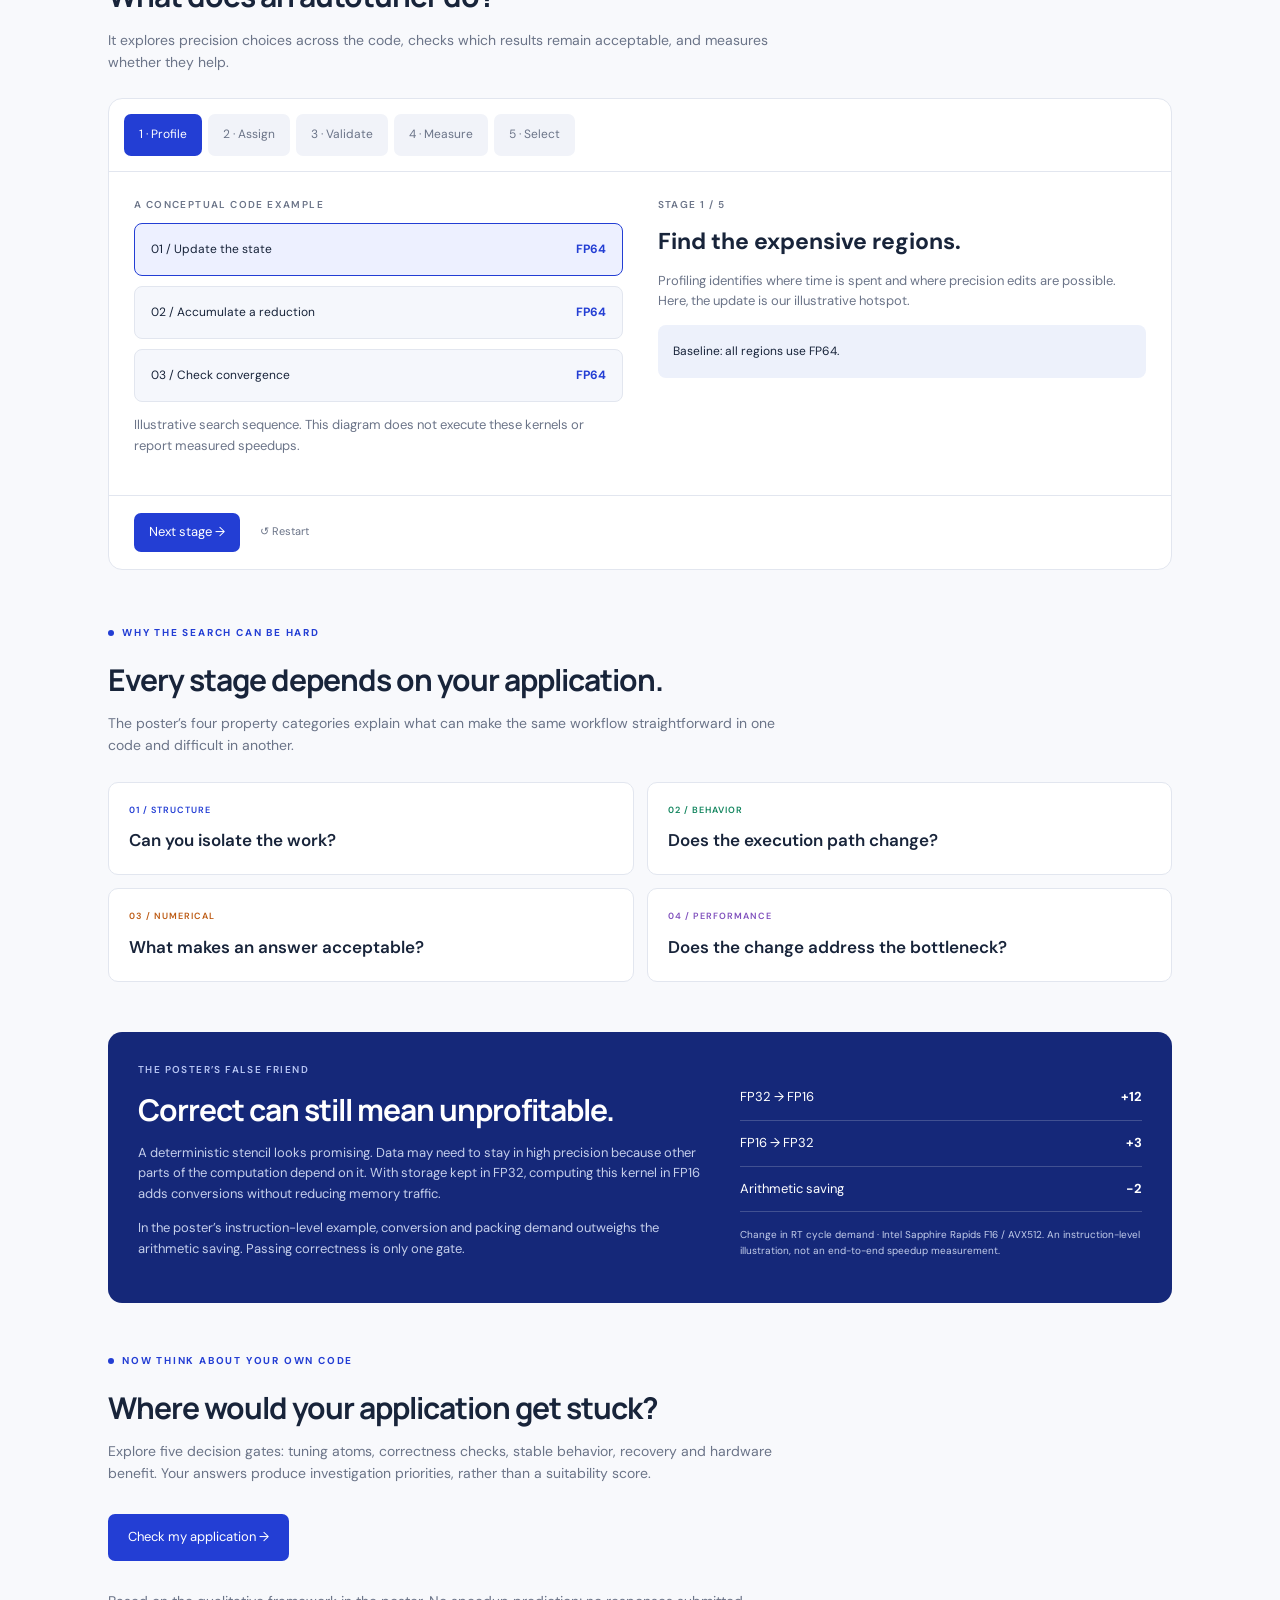
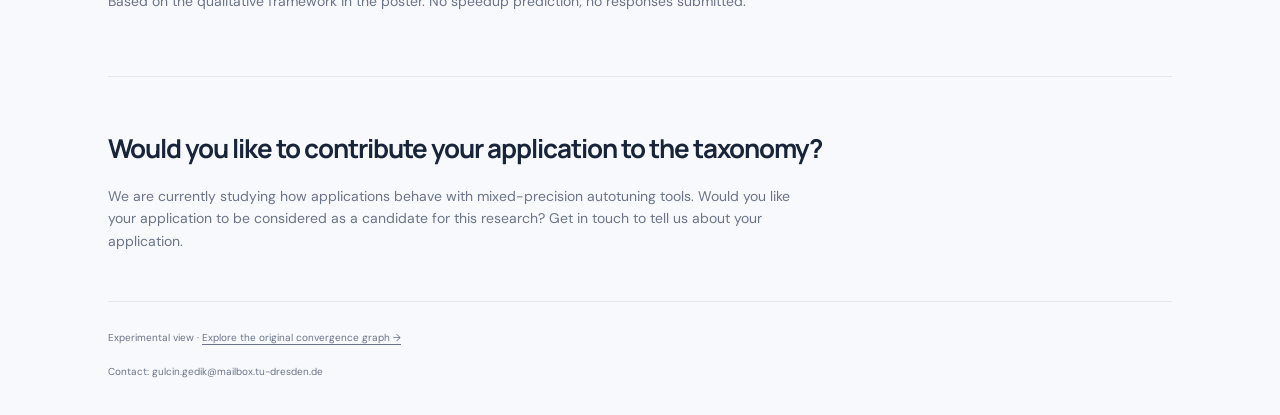
<file: plane.html>
<!doctype html><html lang="en"><head><meta charset="utf-8"><meta name="viewport" content="width=device-width,initial-scale=1"><title>A bird’s-eye view · Precision playground</title><link rel="stylesheet" href="animation.css"><style>
.plane-intro{padding:42px 0 24px}.plane-intro h1{font-size:clamp(36px,6vw,58px);margin:12px 0}.plane-intro p{color:#6b7488;max-width:600px}.plane-layout{display:grid;grid-template-columns:1fr 260px}.map{padding:24px}.maphead{display:flex;justify-content:space-between;gap:10px;align-items:center}.maphead h2{font-size:19px;margin:0}.maphead button,.zoom button{background:white;border:1px solid #e2e6ef;border-radius:7px;padding:9px 12px;color:#233ed4;font-size:11px}.plane-svg{width:100%;height:auto;display:block;margin:10px 0;background:#f8faff;border-radius:12px}.plane-svg text{font:12px 'DM Sans',sans-serif;fill:#748197}.zoom{display:flex;gap:5px;align-items:center}.zoom button{padding:8px}.zoom button[aria-pressed=true]{background:#233ed4;color:#fff;border-color:#233ed4}.key{display:flex;gap:20px;flex-wrap:wrap;color:#6b7488;font-size:11px;margin-top:10px}.key i{display:inline-block;border-radius:50%;width:9px;height:9px;margin-right:6px;background:#233ed4}.key i.red{background:#dc4d50}.plane-note{font-size:11px;color:#6b7488}.plane-controls{display:flex;gap:10px;flex-wrap:wrap;align-items:center;padding:15px 0}.plane-controls button{min-height:42px}.status-card{margin-top:20px;background:#eef1fb;border-radius:9px;padding:15px;color:#233ed4}.status-card p{color:#657192;font-size:11px;margin:5px 0 0}.number{font-family:monospace;overflow-wrap:anywhere}.map-desc{font-size:12px;color:#6b7488}.road{fill:none;stroke:#96a6fd;stroke-width:12;stroke-linejoin:round;stroke-linecap:round;opacity:.28}.route{fill:none;stroke:#2844d6;stroke-width:3;stroke-linejoin:round;stroke-linecap:round}.map-target{fill:#db4a4f;stroke:white;stroke-width:3}.map-current{fill:#2844d6;stroke:white;stroke-width:3}.sidebar{padding:25px;background:#fafbfe;border-left:1px solid #e2e6ef}.coords{border-top:1px solid #e2e6ef;margin-top:18px;padding-top:15px}.coords p{display:flex;justify-content:space-between;gap:8px;font-size:11px}.coords span{color:#6b7488}.plane-footer{padding:15px 24px;background:#fcfcfe;border-top:1px solid #e2e6ef;font-size:10px;color:#6b7488}@media(max-width:650px){.plane-layout{display:block}.map{padding:18px 14px}.sidebar{border-left:0;border-top:1px solid #e2e6ef;padding:18px}.plane-intro{padding:28px 3px 18px}.plane-intro h1{font-size:38px}.plane-controls{gap:12px}.key{gap:12px}}
.sidebar .equations{font-size:16px;overflow-wrap:anywhere}.sidebar .coords b{font-size:10px}</style><link rel="stylesheet" href="walkthrough.css"></head><body><header><a class="brand" href="index.html"><span class="mark">p.</span>Precision, with purpose</a><a href="index.html" style="font-size:11px;color:#233ed4;text-decoration:none">← Convergence graph</a></header><main><section class="plane-intro"><div class="eyebrow"><span></span> THE SAME SOLVER, FROM ABOVE</div><h1>Follow the <em>path.</em></h1><p>Watch FP16, FP32 and FP64 solve the same problem together. The red point marks the true solution. This example deliberately exposes cancellation in the right-hand sides.</p></section><section class="playground" aria-label="Solver path on the x-y plane"><div class="toolbar"><span class="control-label">ALL PRECISIONS · ONE PLANE</span><button id="code-open" class="code-button"><span>&lt;/&gt;</span> See the code</button></div><div class="plane-layout"><div class="map"><div class="view-heading"><span class="control-label">THE SOLVER’S PROGRESS</span><a class="view-switch" href="index.html">Residual view ⇄</a></div><div class="maphead" style="margin-top:15px"><h2>The solver’s journey</h2><div class="zoom" role="group" aria-label="Map scale"><button data-view="wide" aria-pressed="true">Full path</button><button data-view="close" aria-pressed="false">Zoom in</button></div></div><p class="map-desc" id="map-desc">Starting at (0, 0), the solver updates both values on each step.</p><svg id="map" class="plane-svg" viewBox="0 0 600 520" role="img" aria-label="Bird’s-eye view of x and y values. Red marks the true solution, blue marks the solver’s path."><g id="grid"></g><g id="art"></g><g id="ticks"></g></svg><div class="key"><span><i style="background:#d76d22"></i>FP16 · range exceeded</span><span><i style="background:#2844d6"></i>FP32</span><span><i style="background:#8c51b5"></i>FP64</span><span><i class="red"></i>True solution</span><span>Dashed lines: equations</span></div><div class="plane-controls"><button id="play" class="play">Ⅱ <span>Pause</span></button><button id="step" class="icon-button">Step →</button><button id="replay" class="icon-button">↺ Replay</button><span id="iteration-counter">STEP 00</span></div><p class="plane-note">The point moves smoothly between computed steps for visualization; intermediate positions are interpolated. Animation pace does not measure execution time. The default scale stays fixed so both paths remain visible. Zoom in is available as a manual close-up.</p></div><aside class="sidebar"><span class="control-label">THE TWO EQUATIONS</span><div class="equations"><span>4x + y = c</span><span>x + 3y = 14 − 2c</span></div><p class="description">Here c = (10⁸ + 5) − 10⁸. Exactly, c = 5, giving right-hand sides 5 and 4. FP32 evaluates c as 8, giving 8 and −2. This sends the paths in different directions from step 1. FP16 cannot represent 10⁸ (its maximum finite value is 65,504), so it overflows at the first step.</p><div id="precision-readouts" class="precision-readouts"></div><div class="coords"><p><span>FP64 x</span><b class="number" id="x">0</b></p><p><span>FP64 y</span><b class="number" id="y">0</b></p><p><span>Solution x</span><b class="number">1</b></p><p><span>Solution y</span><b class="number">1</b></p></div><div class="residual-readout"><span>FP64 relative residual</span><strong id="residual">1.00e+0</strong></div><div class="status-card" aria-live="polite"><strong id="status">Ready</strong><p id="message">Watch the guesses move toward the intersection.</p></div><div class="target-control" style="margin-top:20px"><label for="tolerance">Accuracy target</label><select id="tolerance"><option value="0.001">10⁻³ · Relaxed</option><option value="0.000001">10⁻⁶ · Standard</option><option value="0.0000001" selected>10⁻⁷ · Default</option><option value="0.000000001">10⁻⁹ · Strict</option></select></div></aside></div><div class="plane-footer">Jacobi iteration with cancellation-sensitive right-hand sides. FP32 arithmetic is emulated; residuals are checked in FP64. Cancellation makes the paths separate immediately.</div></section><section class="journey" id="autotuner"><div class="eyebrow"><span></span> NEXT / FROM ONE EXPERIMENT TO A SEARCH</div><h2>You changed the precision.<br>What does an autotuner do?</h2><p class="journey-lead">It explores precision choices across the code, checks which results remain acceptable, and measures whether they help.</p><div class="tuner-box"><div class="tuner-stages" role="group" aria-label="Autotuning workflow"><button data-stage="0" aria-pressed="true">1 · Profile</button><button data-stage="1" aria-pressed="false">2 · Assign</button><button data-stage="2" aria-pressed="false">3 · Validate</button><button data-stage="3" aria-pressed="false">4 · Measure</button><button data-stage="4" aria-pressed="false">5 · Select</button></div><div class="tuner-body"><div><div class="control-label">A CONCEPTUAL CODE EXAMPLE</div><div class="kernel-block" id="block-0"><span>01 / Update the state</span><b id="precision-0">FP64</b></div><div class="kernel-block" id="block-1"><span>02 / Accumulate a reduction</span><b id="precision-1">FP64</b></div><div class="kernel-block" id="block-2"><span>03 / Check convergence</span><b id="precision-2">FP64</b></div><p class="plane-note">Illustrative search sequence. This diagram does not execute these kernels or report measured speedups.</p></div><div aria-live="polite"><div class="control-label" id="stage-count">STAGE 1 / 5</div><h3 id="stage-title">Find the expensive regions.</h3><p id="stage-description"></p><div id="candidate-result" class="candidate-result"></div></div></div><div class="tuner-actions"><button id="tuner-next" class="play">Next stage →</button><button id="tuner-reset" class="icon-button">↺ Restart</button></div></div></section>
<section class="journey" id="properties"><div class="eyebrow"><span></span> WHY THE SEARCH CAN BE HARD</div><h2>Every stage depends on your application.</h2><p class="journey-lead">The poster’s four property categories explain what can make the same workflow straightforward in one code and difficult in another.</p><div class="lens-grid"><details><summary><span>01 / STRUCTURE</span>Can you isolate the work?</summary><p>Kernels, loops and data structures define tuning atoms. Deep call chains and irregular data flow increase profiling and search costs. Choosing finer granularity can also add casts.</p><b>Workflow impact: profiling & search</b></details><details><summary><span>02 / BEHAVIOR</span>Does the execution path change?</summary><p>Precision can alter convergence, adaptive choices or run-to-run variability. A final-output check may need to be supplemented with trajectory checks, repeated runs or representative inputs.</p><b>Workflow impact: validation</b></details><details><summary><span>03 / NUMERICAL</span>What makes an answer acceptable?</summary><p>Residuals, invariants or domain-specific scores define the correctness oracle. Sensitivity and recovery mechanisms determine how conservatively the search must proceed.</p><b>Workflow impact: search-space reduction</b></details><details><summary><span>04 / PERFORMANCE</span>Does the change address the bottleneck?</summary><p>Low-precision arithmetic helps only when it addresses the actual bottleneck. Memory traffic, casts, compiler effects and recovery work can erase a potential gain.</p><b>Workflow impact: evaluation</b></details></div></section>
<section class="false-friend"><div><div class="control-label">THE POSTER’S FALSE FRIEND</div><h2>Correct can still mean unprofitable.</h2><p>A deterministic stencil looks promising. Data may need to stay in high precision because other parts of the computation depend on it. With storage kept in FP32, computing this kernel in FP16 adds conversions without reducing memory traffic.</p><p>In the poster’s instruction-level example, conversion and packing demand outweighs the arithmetic saving. Passing correctness is only one gate.</p></div><div class="cost-list"><div><span>FP32 → FP16</span><b>+12</b></div><div><span>FP16 → FP32</span><b>+3</b></div><div><span>Arithmetic saving</span><b>−2</b></div><small>Change in RT cycle demand · Intel Sapphire Rapids F16 / AVX512. An instruction-level illustration, not an end-to-end speedup measurement.</small></div></section>
<section class="application-next"><div class="eyebrow"><span></span> NOW THINK ABOUT YOUR OWN CODE</div><h2>Where would your application get stuck?</h2><p>Explore five decision gates: tuning atoms, correctness checks, stable behavior, recovery and hardware benefit. Your answers produce investigation priorities, rather than a suitability score.</p><a href="companion-draft.html#check" class="play" style="display:inline-block;text-decoration:none;padding:13px 20px">Check my application →</a><p class="plane-note">Based on the qualitative framework in the poster. No speedup prediction; no responses submitted.</p></section>
<script type="module" src="walkthrough.mjs"></script>
<section class="application-invitation" style="padding:35px 0;border-top:1px solid #e2e6ef"><h2 style="font-size:26px">Would you like to contribute your application to the taxonomy?</h2><p style="color:#6b7488;max-width:700px">We are currently studying how applications behave with mixed-precision autotuning tools. Would you like your application to be considered as a candidate for this research? Get in touch to tell us about your application.</p></section><footer><p>Experimental view · <a href="index.html">Explore the original convergence graph →</a></p><p style="margin-top:18px">Contact: <span style="user-select:all">gulcin.gedik@mailbox.tu-dresden.de</span></p></footer></main><dialog id="dialog" aria-labelledby="dialog-title"><div class="dialog-head"><div><span class="control-label">UNDER THE HOOD</span><h2 id="dialog-title">The solver behind the path.</h2></div><button id="close" aria-label="Close code popup">×</button></div><p>Each new x and y is computed from the previous pair. Motion between steps is interpolated for visualization. The selected precision rounds the intermediate arithmetic.</p><div class="code-meta"><span id="code-mode">FP32</span><span>JavaScript · Actual computation</span></div><pre><code id="code"></code></pre><p>The red dot is the exact mathematical intersection (1, 1). The displayed residual is evaluated in FP64.</p><a class="source-link" href="plane-solver.mjs" download>Download the complete solver source ↓</a></dialog><script type="module" src="plane.mjs"></script></body></html>
</file>
<file: animation.css>
@import url('https://fonts.googleapis.com/css2?family=DM+Sans:wght@400;500;600;700&family=Manrope:wght@400;500;600;700;800&display=swap');
:root{--ink:#18243a;--muted:#6b7488;--line:#e2e6ef;--blue:#233ed4;--paper:#f8f9fc;--orange:#cf6d30}*{box-sizing:border-box}html{scroll-behavior:smooth}body{margin:0;background:var(--paper);color:var(--ink);font:14px/1.6 'DM Sans',sans-serif}button,select{font:inherit}button{cursor:pointer}a{color:inherit}button,a,select{-webkit-tap-highlight-color:transparent}button:focus-visible,a:focus-visible,select:focus-visible,summary:focus-visible{outline:3px solid #e99e4b;outline-offset:4px}header{height:77px;display:flex;justify-content:space-between;align-items:center;padding:0 max(5vw,22px);border-bottom:1px solid var(--line);background:#fff}.brand{display:flex;align-items:center;gap:11px;font-weight:700;text-decoration:none;font-size:14px;letter-spacing:-.3px}.mark{background:var(--blue);color:white;width:33px;height:33px;border-radius:9px;display:grid;place-items:center;font:800 21px Manrope,sans-serif}.prototype{font-size:10px;letter-spacing:1.5px;color:var(--muted)}.prototype span{background:#edf0f9;padding:5px 7px;margin-left:10px;border-radius:4px}main{max-width:1120px;padding:0 28px;margin:auto}.intro{padding:58px 0 38px;display:grid;grid-template-columns:1fr 1fr;column-gap:65px;align-items:end}.eyebrow{grid-column:1/-1;display:flex;align-items:center;gap:8px;font-size:10px;letter-spacing:1.8px;color:var(--blue);font-weight:700;margin-bottom:22px}.eyebrow span{width:6px;height:6px;border-radius:50%;background:var(--blue)}h1,h2{font-family:Manrope,sans-serif;line-height:1.15;letter-spacing:-1px}h1{font-size:66px;letter-spacing:-3px;margin:0;font-weight:800}h1 br{display:none}h1 em{font-style:normal;color:var(--blue)}.intro p{font-size:16px;color:var(--muted);margin:0 0 8px;line-height:1.8}.playground{border:1px solid var(--line);border-radius:18px;background:white;overflow:hidden;box-shadow:0 9px 40px #243a7305;scroll-margin-top:20px}.toolbar{display:flex;justify-content:space-between;align-items:center;padding:24px 28px;border-bottom:1px solid var(--line)}.control-label{font-size:10px;letter-spacing:1.4px;font-weight:600;color:var(--muted)}.precision-control{display:flex;gap:6px;background:#f2f4f9;padding:5px;border-radius:10px;margin-top:10px}.precision-control button{border:1px solid transparent;background:transparent;border-radius:7px;padding:8px 23px;display:flex;gap:9px;align-items:center;color:var(--muted)}.precision-control b{font-size:14px;font-weight:700}.precision-control small{font-size:10px}.precision-control button[aria-pressed=true]{background:white;color:var(--blue);border-color:#e0e5f4;box-shadow:0 2px 4px #15244608}.precision-control button[data-mode=fp16][aria-pressed=true]{color:var(--orange)}.precision-control button[data-mode=fp64][aria-pressed=true]{color:#8061b9}.code-button{border:1px solid var(--line);border-radius:8px;background:white;font-size:12px;padding:10px 14px;display:flex;align-items:center;gap:10px}.code-button span{color:var(--blue);font-weight:700}.code-button:hover{border-color:var(--blue)}.lab{display:grid;grid-template-columns:1fr 285px}.visual{padding:27px 25px 0;min-width:0}.plot-head{display:flex;justify-content:space-between;align-items:start;gap:10px}.plot-head h2{font-size:20px;letter-spacing:-.6px;margin:9px 0 0}.live-badge{font-size:9px;letter-spacing:1px;padding:5px 8px;background:#eef1fa;color:var(--blue);border-radius:5px;white-space:nowrap;margin-top:3px}.live-badge[data-status=stalled]{background:#fff0e2;color:#a35e21}.live-badge[data-status=converged]{background:#eaf5ef;color:#24794f}.chart-explainer{font-size:11px;color:var(--muted);margin:12px 0 0}#chart{width:100%;height:auto;overflow:visible;margin-top:8px;display:block;font-family:'DM Sans',sans-serif}#axis-labels text,#grid text{fill:#8490a3;font-size:14px}.plot-bottom{display:flex;align-items:center;justify-content:space-between;font-size:10px;color:var(--muted);gap:15px;margin:0 0 18px;padding-left:8px}.plot-bottom button{background:none;border:0;font-size:11px;color:var(--blue);padding:8px 0;white-space:nowrap}.plot-bottom button span{margin-left:8px}.transport{display:flex;align-items:center;justify-content:space-between;border-top:1px solid var(--line);padding:17px 0;gap:10px}.transport-buttons{display:flex;gap:14px;align-items:center}.play{background:var(--blue);color:white;border:0;border-radius:7px;padding:9px 15px;font-size:13px;min-width:95px}.play span{margin-left:7px;font-size:11px}.icon-button{border:0;background:transparent;font-size:11px;padding:9px 0;color:var(--muted)}#iteration-counter{font:11px monospace;color:var(--muted);white-space:nowrap}.legend{display:flex;gap:18px;flex-wrap:wrap;font-size:10px;color:var(--muted);padding:0 8px 15px}.legend>span:before{content:'';display:inline-block;width:12px;height:3px;background:var(--key);margin-right:5px;vertical-align:middle}.legend small{font-size:10px}.readout{padding:27px 25px;background:#fafbfe;border-left:1px solid var(--line)}.equations{font:500 23px/1.65 Manrope,sans-serif;letter-spacing:-.5px;display:flex;flex-direction:column;margin:17px 0 12px}.description{color:var(--muted);font-size:11px;line-height:1.8;margin:0 0 18px}.values{border-top:1px solid var(--line);border-bottom:1px solid var(--line);padding:12px 0;margin-bottom:19px}.values>div{display:flex;justify-content:space-between;gap:8px;font-size:11px;padding:4px 0}.values label{color:var(--muted)}.values output{font-family:monospace;font-size:12px;font-variant-numeric:tabular-nums}.residual-readout{display:flex;flex-direction:column}.residual-readout>span{font-size:11px;color:var(--muted)}.residual-readout strong{font:700 29px/1.4 Manrope,sans-serif;letter-spacing:-1px;white-space:nowrap}.residual-readout small{font-size:9px;color:var(--muted);margin-top:4px}.outcome{display:flex;gap:10px;background:#eef1fb;border-radius:8px;padding:13px;margin:20px 0;color:var(--blue);min-height:104px}.outcome-icon{font-size:20px;line-height:1.2}.outcome strong{font-size:12px;line-height:1.4;display:block}.outcome p{font-size:10px;line-height:1.7;margin:5px 0 0;color:#657192}.outcome[data-status=converged]{background:#eaf5ef;color:#24794f}.outcome[data-status=converged] p{color:#537864}.outcome[data-status=stalled]{background:#fff0e2;color:#a35e21}.outcome[data-status=stalled] p{color:#967047}.target-control label{display:flex;justify-content:space-between;font-size:10px;color:var(--muted);margin-bottom:7px}.target-control label span{font-size:9px;color:#919aab}.target-control select{width:100%;padding:9px 10px;background:white;border:1px solid var(--line);border-radius:7px;color:var(--ink);font-size:12px;min-height:40px}.experiment-footer{display:flex;gap:9px;align-items:baseline;padding:14px 28px;background:#fcfcfe;border-top:1px solid var(--line)}.note-dot{width:5px;height:5px;background:#8b95aa;border-radius:50%;flex-shrink:0}.experiment-footer p{font-size:10px;color:var(--muted);margin:0}.takeaway{display:grid;grid-template-columns:150px 1fr;gap:30px;padding:45px 0}.takeaway-index{font-size:10px;letter-spacing:1.5px;color:var(--blue);padding-top:5px}.takeaway h2{margin:0 0 21px;font-size:25px}.try-grid{display:grid;grid-template-columns:repeat(3,1fr);gap:13px}.try-grid button{text-align:left;background:white;border:1px solid var(--line);border-radius:9px;padding:17px;position:relative;color:var(--ink)}.try-grid button:hover{border-color:var(--blue)}.try-grid span{color:#8e99ad;font-size:10px;display:block;margin-bottom:12px}.try-grid strong{font-size:12px}.try-grid p{color:var(--muted);font-size:11px;line-height:1.7;margin-bottom:0}.try-grid i{position:absolute;right:15px;top:14px;color:var(--blue);font-style:normal}footer{border-top:1px solid var(--line);padding:23px 0 30px;font-size:10px;color:var(--muted)}footer p{margin:5px 0}footer a{text-underline-offset:3px}dialog{width:min(760px,calc(100% - 24px));max-height:88dvh;border:1px solid var(--line);border-radius:16px;padding:28px;color:var(--ink);box-shadow:0 25px 100px #07133a40;overscroll-behavior:contain}dialog::backdrop{background:#10224477;backdrop-filter:blur(5px)}.dialog-head{display:flex;justify-content:space-between;gap:15px;align-items:start}.dialog-head h2{font-size:24px;margin:10px 0}.dialog-head button{background:#f0f2f8;border:0;border-radius:7px;min-width:40px;min-height:40px;font-size:24px;color:var(--muted)}dialog p{font-size:12px;color:var(--muted)}.code-meta{display:flex;justify-content:space-between;gap:10px;background:#202b48;color:#d0daf5;padding:10px 15px;border-radius:8px 8px 0 0;font-size:10px;margin-top:20px}pre{background:#15203a;color:#dae4ff;padding:18px;margin:0 0 15px;overflow:auto;font:12px/1.9 monospace;tab-size:2;border-radius:0 0 8px 8px}dialog details{font-size:12px;color:var(--muted)}dialog summary{padding:10px 0;cursor:pointer}dialog details pre{border-radius:8px;font-size:11px}.source-link{font-size:12px;display:inline-block;margin-top:15px;color:var(--blue)}[hidden]{display:none!important}@media(max-width:850px){.intro{column-gap:30px}h1{font-size:55px}h1 br{display:block}.intro p{font-size:14px}.lab{grid-template-columns:1fr 255px}.readout{padding:23px 20px}.visual{padding:25px 18px 0}.plot-head h2{font-size:18px}.live-badge{font-size:8px}.transport-buttons{gap:11px}.takeaway{grid-template-columns:1fr;gap:15px}.takeaway-index{padding-top:0}}@media(max-width:650px){header{height:65px;padding:0 20px}.brand{font-size:12px;gap:9px}.mark{width:30px;height:30px;font-size:19px}.prototype{font-size:8px;letter-spacing:1px}.prototype span{display:none}main{padding:0 16px}.intro{display:block;padding:32px 4px 25px}.eyebrow{font-size:8px;letter-spacing:1.4px;margin-bottom:16px}h1{font-size:45px;letter-spacing:-2px}h1 br{display:none}.intro p{font-size:13px;line-height:1.7;margin:15px 0 0}.toolbar{padding:18px 16px;gap:10px;align-items:end}.control-label{font-size:8px;letter-spacing:1.1px}.precision-control{gap:3px;padding:4px;margin-top:9px}.precision-control button{padding:8px 12px;display:block;min-height:45px}.precision-control b{font-size:13px}.precision-control small{display:none}.code-button{padding:11px 10px;font-size:10px;gap:6px;white-space:nowrap;min-height:45px;margin-bottom:0}.lab{display:flex;flex-direction:column}.visual{padding:20px 13px 0}.plot-head h2{font-size:18px;margin-top:7px;max-width:230px}.plot-head .control-label{font-size:8px}.chart-explainer{font-size:10px;max-width:240px;margin-top:11px}.live-badge{font-size:8px;margin-top:0;padding:4px 6px}.plot-bottom{padding:0 5px;font-size:9px;margin-bottom:10px}.plot-bottom button{font-size:10px}.transport{padding:13px 4px}.play{min-height:44px}.icon-button{min-height:44px;padding:8px 4px}.transport-buttons{gap:14px}#iteration-counter{font-size:10px}.readout{border-left:0;border-top:1px solid var(--line);padding:19px;display:grid;grid-template-columns:1fr 1fr;gap:12px 18px}.readout>.control-label{grid-column:1/-1}.equations{font-size:19px;margin:0;grid-column:1;grid-row:2}.description{margin:0;grid-column:2;grid-row:2;font-size:10px;align-self:center}.values{grid-column:1/-1;margin:0;padding:9px 0;display:flex;gap:20px;justify-content:space-between}.values>div{flex-direction:column;gap:0}.values output{font-size:13px}.residual-readout{grid-column:1;grid-row:4;align-self:center}.residual-readout strong{font-size:24px}.residual-readout>span{font-size:10px}.residual-readout small{font-size:8px}.target-control{grid-column:2;grid-row:4;align-self:center}.target-control label{font-size:9px}.target-control label span{display:none}.target-control select{font-size:11px;min-height:44px}.outcome{grid-column:1/-1;margin:0;min-height:0;padding:12px}.outcome p{font-size:11px;line-height:1.6}.outcome strong{font-size:12px}.experiment-footer{padding:13px 18px}.experiment-footer p{font-size:9px}.takeaway{padding:30px 4px;gap:12px}.takeaway h2{font-size:23px;max-width:280px}.try-grid{grid-template-columns:1fr;gap:9px}.try-grid button{padding:14px 15px 14px 42px}.try-grid span{position:absolute;left:14px;top:17px}.try-grid p{margin-top:3px;max-width:240px}.try-grid i{top:17px}.legend{font-size:9px;gap:13px}.legend small{font-size:9px}dialog{padding:20px}.dialog-head h2{font-size:21px}pre{font-size:11px}footer{font-size:9px}}@media(prefers-reduced-motion:reduce){html{scroll-behavior:auto}}@media(max-width:360px){h1{font-size:40px}.precision-control button{padding:8px 10px}.brand{font-size:11px}.prototype{font-size:7px}.plot-head h2{font-size:16px}.code-button{font-size:9px}main{padding:0 12px}}
.view-heading{display:flex;justify-content:space-between;align-items:center;gap:12px;width:100%}.view-switch{display:inline-flex;align-items:center;justify-content:center;border:1px solid #d7def0;background:#f4f6ff;color:#233ed4;text-decoration:none;padding:9px 12px;border-radius:8px;font-size:11px;font-weight:600;white-space:nowrap;min-height:40px}.view-switch:hover{background:#e8edff}.plot-head{position:relative}.plot-head .live-badge{position:absolute;right:0;top:55px}@media(max-width:650px){.view-switch{font-size:10px;padding:8px}.view-heading .control-label{font-size:8px}.plot-head .live-badge{top:65px}.plot-head h2{padding-right:10px}}

.intro h1 em{color:inherit}
</file>
<file: walkthrough.css>
.journey{padding:55px 0 0}.journey h2,.false-friend h2,.application-next h2{font-size:30px;margin:15px 0}.journey-lead,.application-next>p{color:#6b7488;max-width:680px;font-size:14px}.tuner-box{background:white;border:1px solid #e2e6ef;border-radius:14px;margin-top:25px;overflow:hidden}.tuner-stages{display:flex;gap:6px;padding:15px;border-bottom:1px solid #e2e6ef;overflow:auto}.tuner-stages button{border:0;background:#f1f3f9;color:#6b7488;border-radius:7px;padding:11px 15px;white-space:nowrap;font-size:12px}.tuner-stages button[aria-pressed=true]{background:#233ed4;color:white}.tuner-body{display:grid;grid-template-columns:1fr 1fr;gap:35px;padding:25px}.kernel-block{display:flex;justify-content:space-between;gap:15px;background:#f5f7fc;border:1px solid #e2e6ef;border-radius:8px;padding:16px;margin-top:10px;font-size:12px}.kernel-block b{color:#233ed4}.kernel-block.highlight{border-color:#233ed4;background:#edf0ff}.tuner-body h3{font-size:23px;line-height:1.3;margin:14px 0}.tuner-body p{font-size:13px;color:#6b7488}.candidate-result{background:#edf1fb;border-radius:8px;padding:15px;font-size:12px;line-height:1.9}.tuner-actions{border-top:1px solid #e2e6ef;padding:17px 25px;display:flex;gap:20px;align-items:center}.lens-grid{display:grid;grid-template-columns:1fr 1fr;gap:13px;margin-top:25px}.lens-grid details{background:white;border:1px solid #e2e6ef;border-radius:10px;padding:20px}.lens-grid summary{font-size:17px;font-weight:600;color:#18243a;cursor:pointer;list-style:none}.lens-grid summary span{display:block;font-size:9px;letter-spacing:1px;color:#233ed4;margin-bottom:10px}.lens-grid details:nth-child(2) summary span{color:#12855e}.lens-grid details:nth-child(3) summary span{color:#bd5b14}.lens-grid details:nth-child(4) summary span{color:#8051bd}.lens-grid p{font-size:13px;color:#6b7488}.lens-grid b{font-size:11px;color:#233ed4}.false-friend{margin-top:50px;padding:30px;background:#152879;color:white;border-radius:14px;display:grid;grid-template-columns:1.4fr 1fr;gap:40px}.false-friend .control-label{color:#b7c5f4}.false-friend p{font-size:13px;color:#c4ceeb}.cost-list{align-self:center}.cost-list>div{display:flex;justify-content:space-between;border-bottom:1px solid #ffffff30;padding:12px 0;font-size:13px}.cost-list small{display:block;font-size:10px;color:#c4ceeb;margin-top:15px}.application-next{padding:50px 0}.application-next .play{margin:15px 0}@media(max-width:650px){.journey{padding-top:35px}.journey h2,.false-friend h2,.application-next h2{font-size:25px}.tuner-body,.false-friend{grid-template-columns:1fr;gap:20px;padding:20px}.tuner-stages{padding:10px}.tuner-stages button{padding:10px;font-size:11px}.tuner-actions{padding:15px;gap:13px;flex-wrap:wrap}.lens-grid{grid-template-columns:1fr}.application-next{padding:35px 0}.false-friend{margin-top:35px}}
</file>
